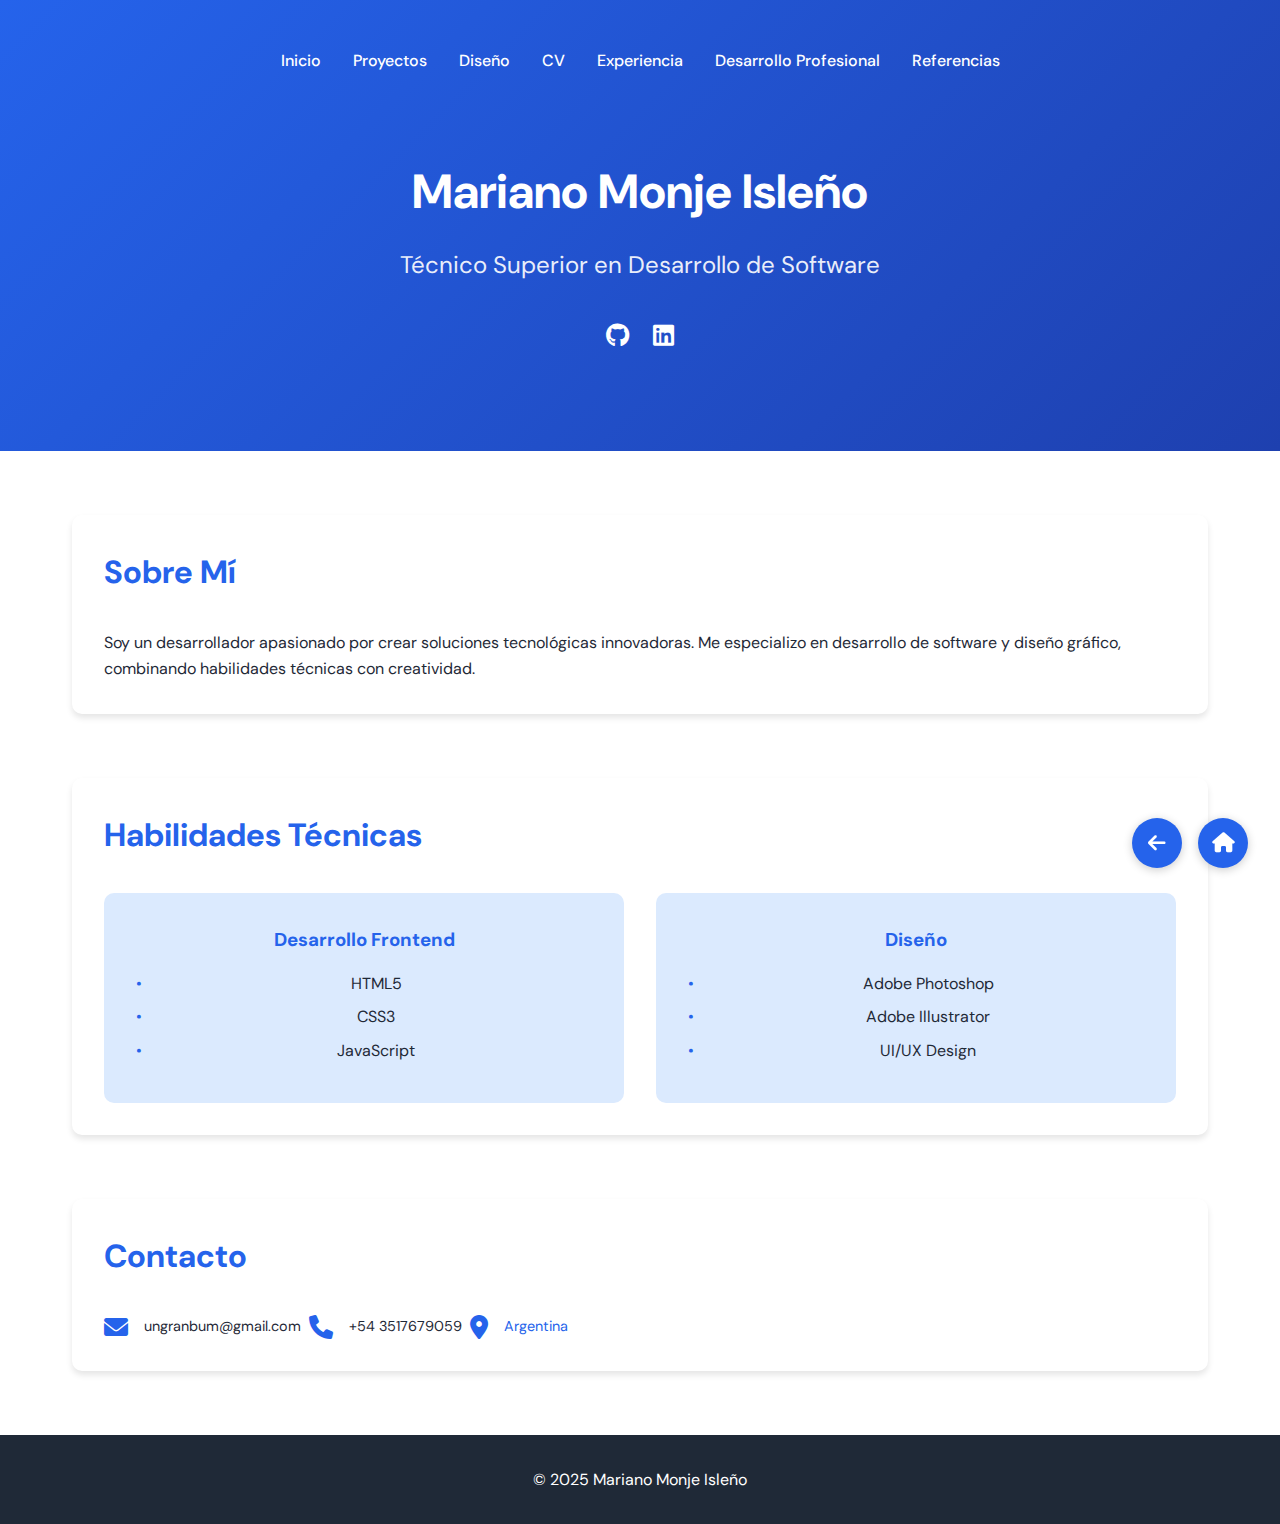
<file: index.html>
<!DOCTYPE html>
<html lang="es">

<head>
    <meta charset="UTF-8">
    <meta name="viewport" content="width=device-width, initial-scale=1.0">
    <meta name="description" content="Portafolio profesional de Mariano Monje Isleño - Desarrollador de Software">
    
    <link rel="preconnect" href="https://fonts.googleapis.com">
    <link rel="preconnect" href="https://fonts.gstatic.com" crossorigin>
    <link
     href="https://fonts.googleapis.com/css2?family=DM+Sans:wght@400;500;700&family=Inter:wght@300;500&display=swap"
        rel="stylesheet">
    <link rel="stylesheet" href="https://cdnjs.cloudflare.com/ajax/libs/font-awesome/6.0.0/css/all.min.css">
    <link rel="stylesheet" href="index.css">
    <title>Mariano Monje Isleño - Portafolio</title>
    <!DOCTYPE html>
    <html lang="es">
    <head>
        <meta charset="UTF-8">
        <meta name="viewport" content="width=device-width, initial-scale=1.0">
        <meta name="description" content="Portafolio profesional de Mariano Monje Isleño - Desarrollador de Software">
        
        <link rel="preconnect" href="https://fonts.googleapis.com">
        <link rel="preconnect" href="https://fonts.gstatic.com" crossorigin>
        <link href="https://fonts.googleapis.com/css2?family=DM+Sans:wght@400;500;700&family=Inter:wght@300;500&display=swap" rel="stylesheet">
        <link rel="stylesheet" href="https://cdnjs.cloudflare.com/ajax/libs/font-awesome/6.0.0/css/all.min.css">
        <link rel="stylesheet" href="index.css">
        <title>Mariano Monje Isleño - Portafolio</title>
    </head>
    
    <body>
        <header class="hero">
            <nav id="main-nav" class="container"> 
                <ul>
                    <li><a href="index.html">Inicio</a></li>
                    <li><a href="ProyectosProgramacion.html">Proyectos</a></li>
                    <li><a href="DiseñoGrafico.html">Diseño</a></li>
                    <li><a href="programador.html">CV</a></li>
                    <li><a href="ExperienciaLaboral.html">Experiencia</a></li>
                    <li><a href="CarrerasPlatzi.html">Desarrollo Profesional</a></li>
                    <li><a href="Referencias.html">Referencias</a></li>
                </ul>
            </nav>
    
            <div class="hero-content container">
                <h1>Mariano Monje Isleño</h1>
                <p class="subtitle">Técnico Superior en Desarrollo de Software</p>
                <div class="social-links">
                    <a href="https://github.com/MarianoMonjeTecnico2023" target="_blank"><i class="fab fa-github"></i></a>
                    <a href="https://www.linkedin.com/in/mariano-monje-92074a14b/" target="_blank"><i class="fab fa-linkedin"></i></a>
                </div>
            </div>
        </header>
    
        <main class="container">
            <section id="sobre-mi" class="section">
                <h2>Sobre Mí</h2>
                <p>Soy un desarrollador apasionado por crear soluciones tecnológicas innovadoras. Me especializo en desarrollo de software y diseño gráfico, combinando habilidades técnicas con creatividad.</p>
            </section>
    
            <section id="habilidades" class="section">
                <h2>Habilidades Técnicas</h2>
                <div class="skills-grid">
                    <div class="skill-category">
                        <h3>Desarrollo Frontend</h3>
                        <ul>
                            <li>HTML5</li>
                            <li>CSS3</li>
                            <li>JavaScript</li>
                        </ul>
                    </div>
                    <div class="skill-category">
                        <h3>Diseño</h3>
                        <ul>
                            <li>Adobe Photoshop</li>
                            <li>Adobe Illustrator</li>
                            <li>UI/UX Design</li>
                        </ul>
                    </div>
                </div>
            </section>
    
            <section id="contacto" class="section">
                <h2>Contacto</h2>
                <div class="contact-info">
                    <div class="contact-item">
                        <i class="fas fa-envelope"></i>
                        <a href="mailto:ungranbum@gmail.com">ungranbum@gmail.com</a>
                    </div>
                    <div class="contact-item">
                        <i class="fas fa-phone"></i>
                        <a href="tel:+543517679059">+54 3517679059</a>
                    </div>
                    <div class="contact-item">
                        <i class="fas fa-map-marker-alt"></i>
                        <span>Argentina</span>
                    </div>
                </div>
            </section>
        </main>
    
        <footer>
            <div class="container">
                <p>&copy; 2025 Mariano Monje Isleño</p>
            </div>
        </footer>

        <div class="nav-buttons">
            <a href="javascript:history.back()" class="nav-button" title="Página Anterior">
                <i class="fas fa-arrow-left"></i>
            </a>
            <a href="index.html" class="nav-button" title="Inicio">
                <i class="fas fa-home"></i>
            </a>
        </div>
    </body>
    </html>
</file>
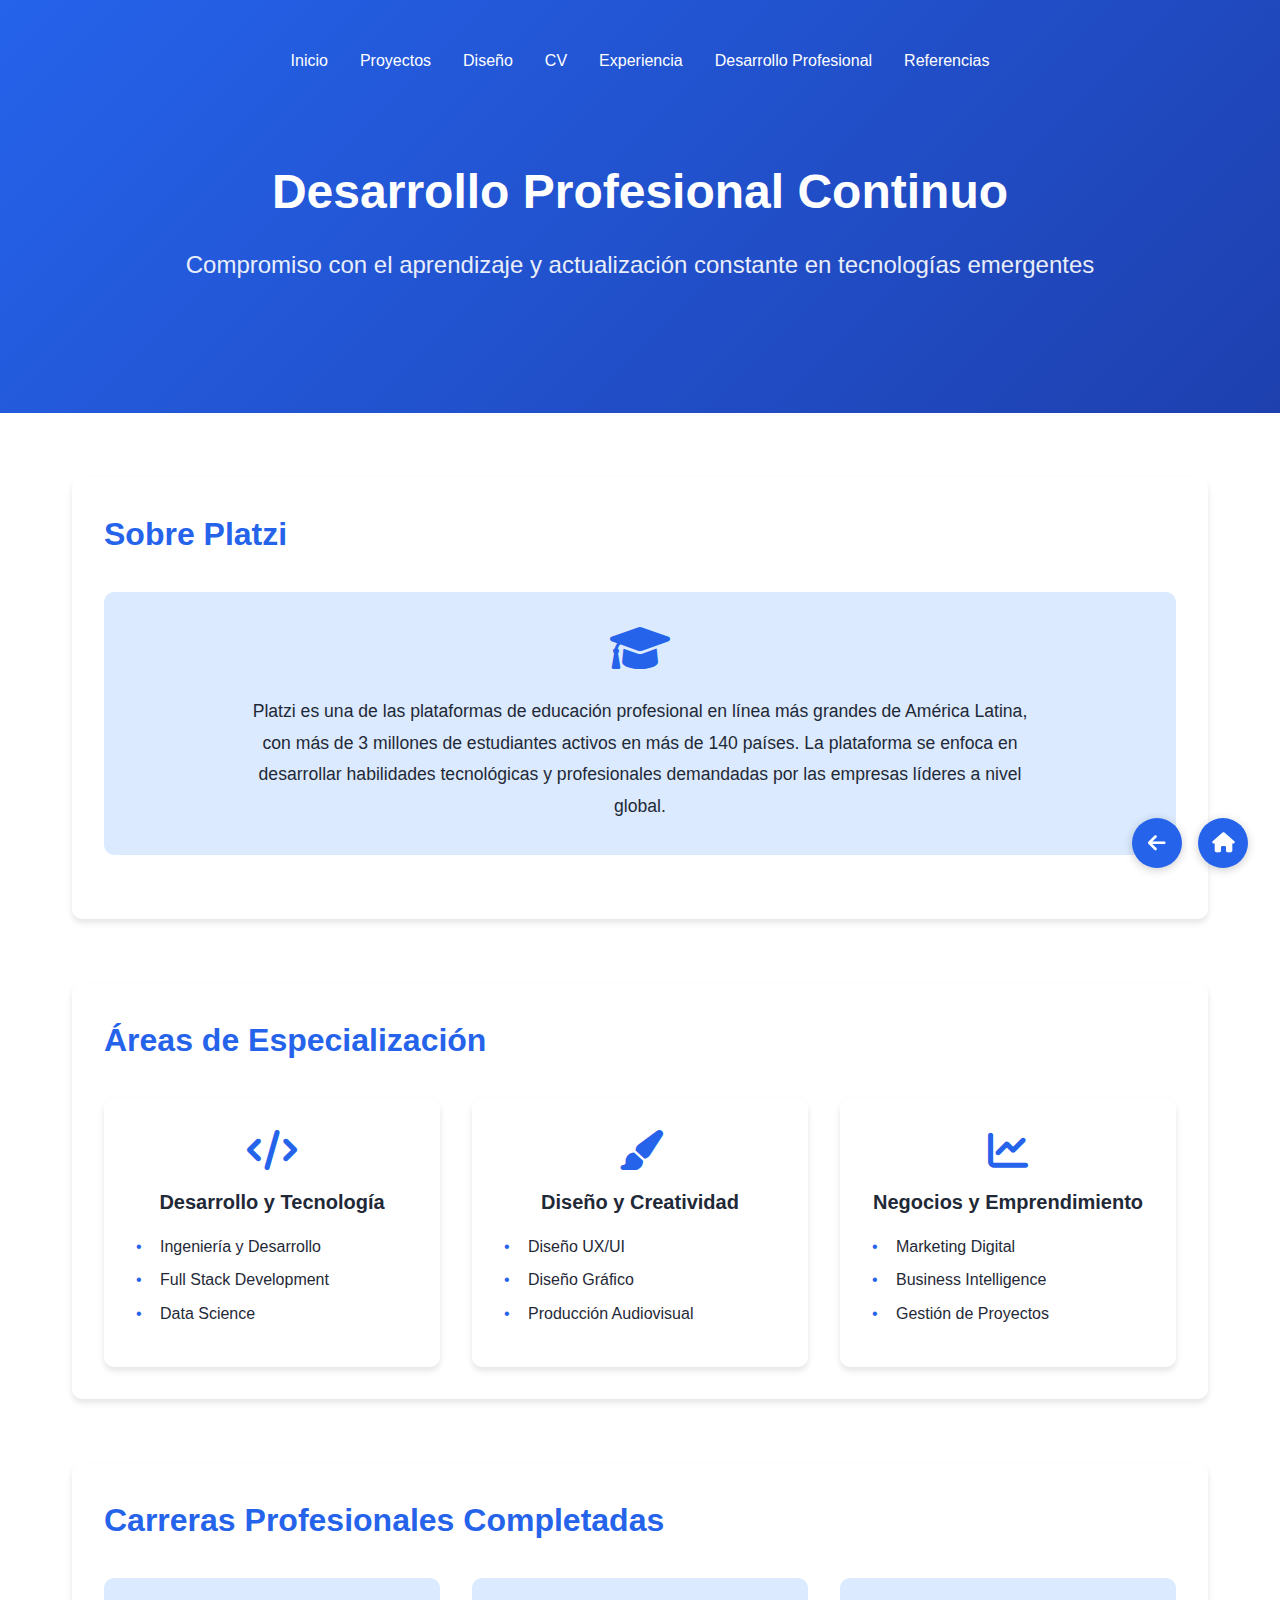
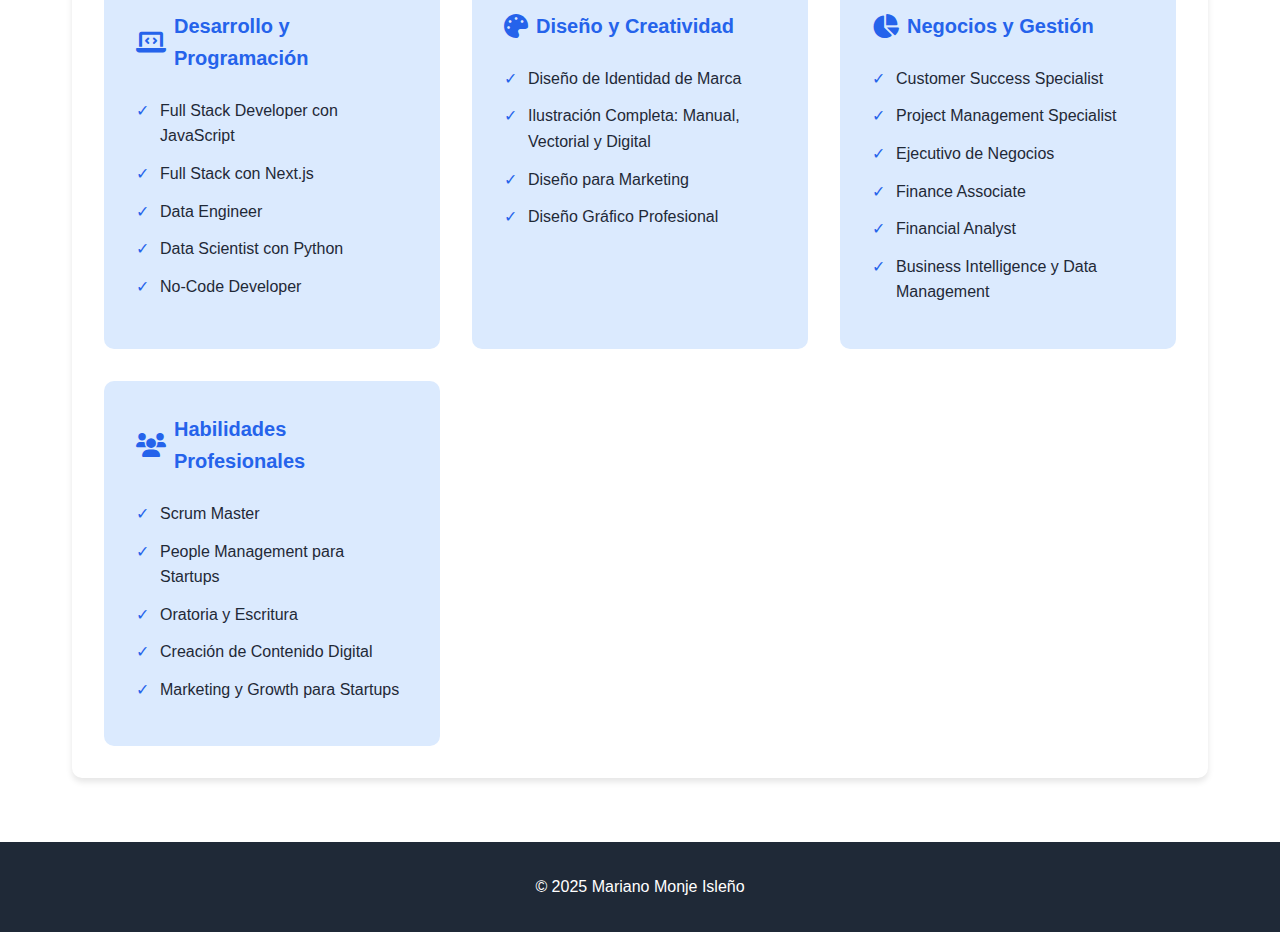
<file: CarrerasPlatzi.html>
<!DOCTYPE html>
<html lang="es">

<head>
    <meta charset="UTF-8">
    <meta name="viewport" content="width=device-width, initial-scale=1.0">
    <title>Desarrollo Profesional - Mariano Monje Isleño</title>
    <link rel="stylesheet" href="index.css">
    <link rel="stylesheet" href="https://cdnjs.cloudflare.com/ajax/libs/font-awesome/6.0.0/css/all.min.css">
</head>

<body>
    <header class="hero">
        <nav id="main-nav" class="container">
            <ul>
                <li><a href="index.html">Inicio</a></li>
                <li><a href="ProyectosProgramacion.html">Proyectos</a></li>
                <li><a href="DiseñoGrafico.html">Diseño</a></li>
                <li><a href="programador.html">CV</a></li>
                <li><a href="ExperienciaLaboral.html">Experiencia</a></li>
                <li><a href="CarrerasPlatzi.html">Desarrollo Profesional</a></li>
                <li><a href="Referencias.html">Referencias</a></li>
            </ul>
        </nav>

        <div class="hero-content container">
            <h1>Desarrollo Profesional Continuo</h1>
            <p class="subtitle">Compromiso con el aprendizaje y actualización constante en tecnologías emergentes</p>
        </div>
    </header>

    <main class="container">
        <section class="section">
            <h2>Sobre Platzi</h2>
            <div class="platzi-info">
                <div class="platzi-description">
                    <i class="fas fa-graduation-cap"></i>
                    <p>Platzi es una de las plataformas de educación profesional en línea más grandes de América Latina, con más de 3 millones de estudiantes activos en más de 140 países. La plataforma se enfoca en desarrollar habilidades tecnológicas y profesionales demandadas por las empresas líderes a nivel global.</p>
                </div>
            </div>
        </section>

        <section class="section">
            <h2>Áreas de Especialización</h2>
            <div class="areas-grid">
                <div class="area-card">
                    <i class="fas fa-code"></i>
                    <h3>Desarrollo y Tecnología</h3>
                    <ul>
                        <li>Ingeniería y Desarrollo</li>
                        <li>Full Stack Development</li>
                        <li>Data Science</li>
                    </ul>
                </div>
                
                <div class="area-card">
                    <i class="fas fa-paint-brush"></i>
                    <h3>Diseño y Creatividad</h3>
                    <ul>
                        <li>Diseño UX/UI</li>
                        <li>Diseño Gráfico</li>
                        <li>Producción Audiovisual</li>
                    </ul>
                </div>

                <div class="area-card">
                    <i class="fas fa-chart-line"></i>
                    <h3>Negocios y Emprendimiento</h3>
                    <ul>
                        <li>Marketing Digital</li>
                        <li>Business Intelligence</li>
                        <li>Gestión de Proyectos</li>
                    </ul>
                </div>
            </div>
        </section>

        <section class="section">
            <h2>Carreras Profesionales Completadas</h2>
            <div class="carreras-grid">
                <div class="carrera-category">
                    <h3><i class="fas fa-laptop-code"></i> Desarrollo y Programación</h3>
                    <ul>
                        <li>Full Stack Developer con JavaScript</li>
                        <li>Full Stack con Next.js</li>
                        <li>Data Engineer</li>
                        <li>Data Scientist con Python</li>
                        <li>No-Code Developer</li>
                    </ul>
                </div>

                <div class="carrera-category">
                    <h3><i class="fas fa-palette"></i> Diseño y Creatividad</h3>
                    <ul>
                        <li>Diseño de Identidad de Marca</li>
                        <li>Ilustración Completa: Manual, Vectorial y Digital</li>
                        <li>Diseño para Marketing</li>
                        <li>Diseño Gráfico Profesional</li>
                    </ul>
                </div>

                <div class="carrera-category">
                    <h3><i class="fas fa-chart-pie"></i> Negocios y Gestión</h3>
                    <ul>
                        <li>Customer Success Specialist</li>
                        <li>Project Management Specialist</li>
                        <li>Ejecutivo de Negocios</li>
                        <li>Finance Associate</li>
                        <li>Financial Analyst</li>
                        <li>Business Intelligence y Data Management</li>
                    </ul>
                </div>

                <div class="carrera-category">
                    <h3><i class="fas fa-users"></i> Habilidades Profesionales</h3>
                    <ul>
                        <li>Scrum Master</li>
                        <li>People Management para Startups</li>
                        <li>Oratoria y Escritura</li>
                        <li>Creación de Contenido Digital</li>
                        <li>Marketing y Growth para Startups</li>
                    </ul>
                </div>
            </div>
        </section>
    </main>

    <footer class="footer">
        <div class="container">
            <p>&copy; 2025 Mariano Monje Isleño</p>
        </div>
    </footer>

    <div class="nav-buttons">
        <a href="javascript:history.back()" class="nav-button" title="Página Anterior">
            <i class="fas fa-arrow-left"></i>
        </a>
        <a href="index.html" class="nav-button" title="Inicio">
            <i class="fas fa-home"></i>
        </a>
    </div>
</body>
</html>
</file>
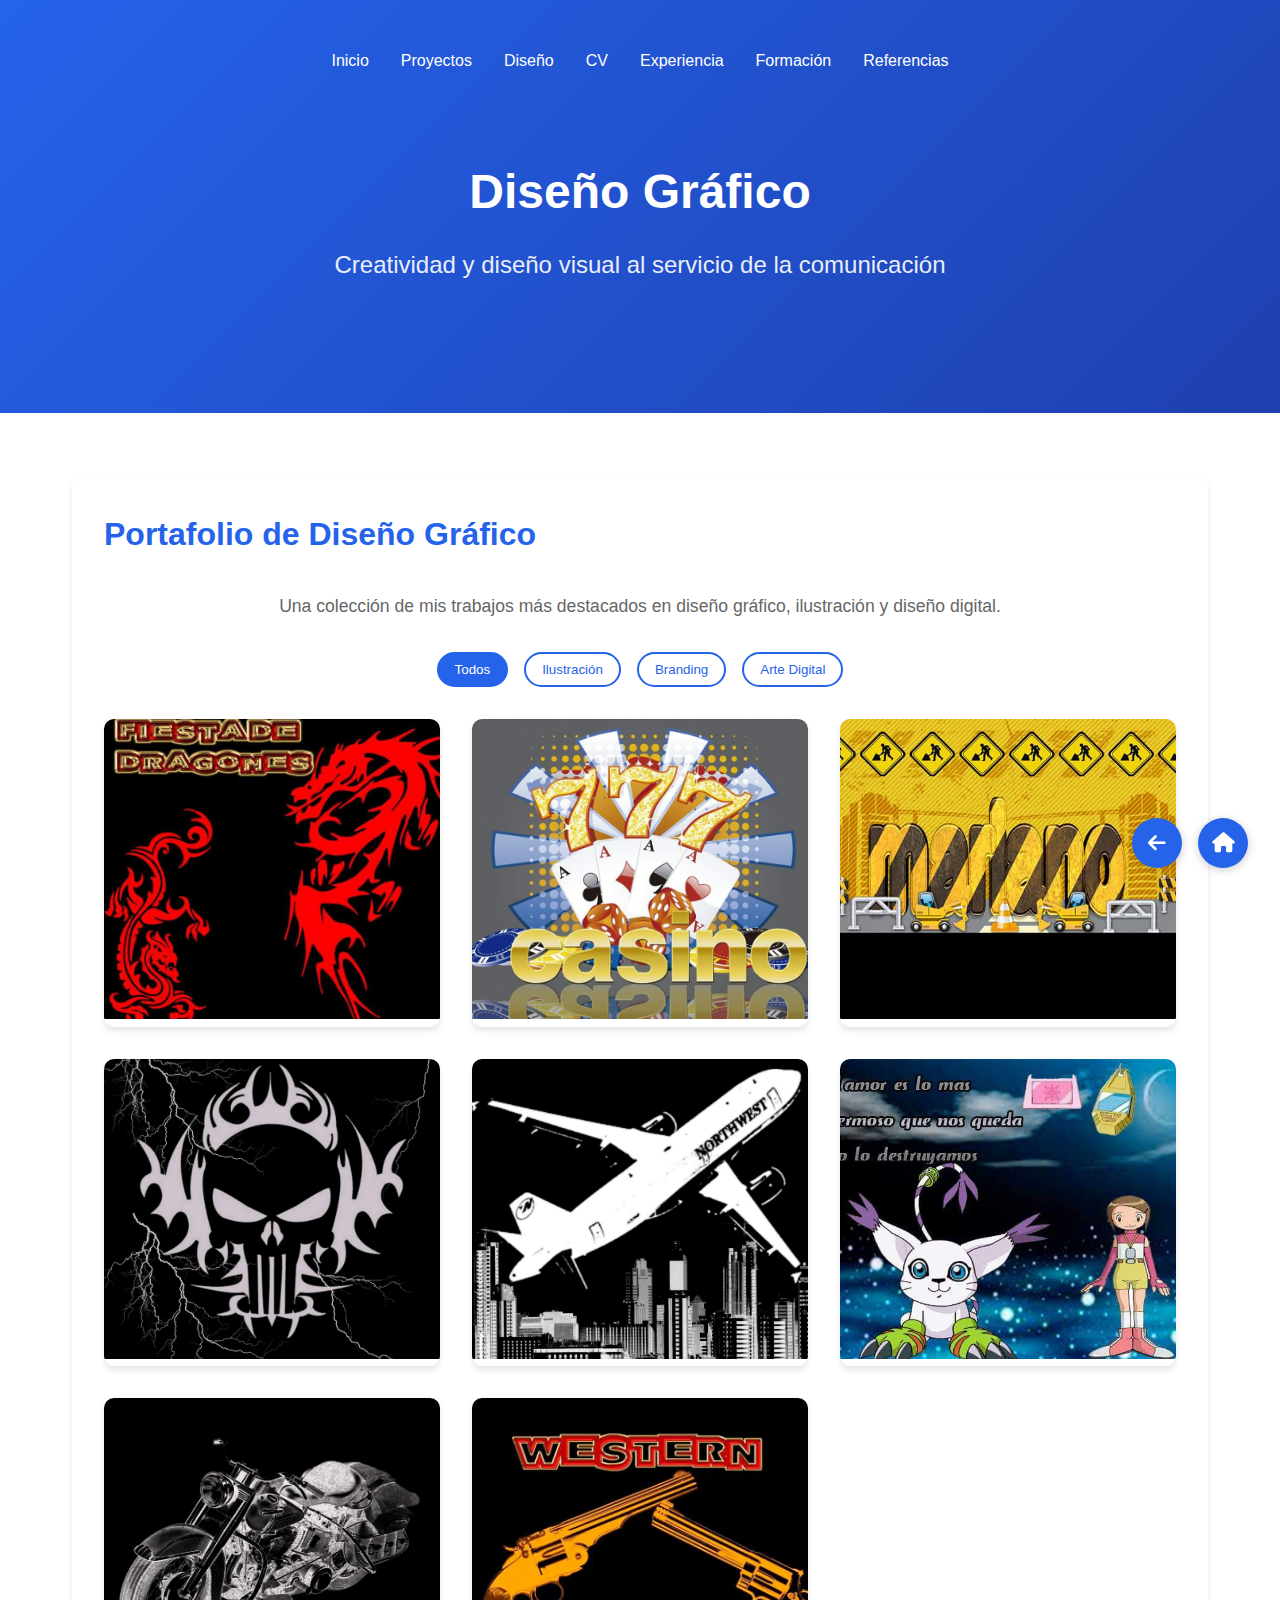
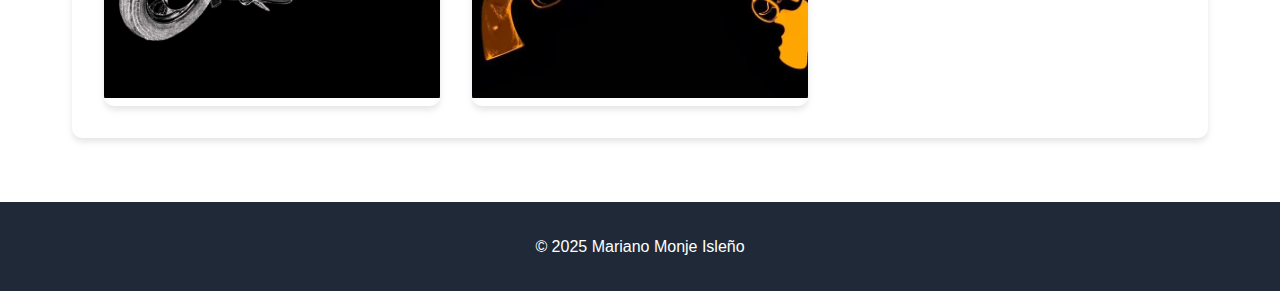
<file: DiseñoGrafico.html>
<!DOCTYPE html>
<html lang="es">
<head>
    <meta charset="UTF-8">
    <meta name="viewport" content="width=device-width, initial-scale=1.0">
    <title>Diseño Gráfico - Mariano Monje Isleño</title>
    <link rel="stylesheet" href="index.css">
    <link rel="stylesheet" href="https://cdnjs.cloudflare.com/ajax/libs/font-awesome/6.0.0/css/all.min.css">
</head>
<body>
    <header class="hero">
        <nav id="main-nav" class="container">
            <ul>
                <li><a href="index.html">Inicio</a></li>
                <li><a href="ProyectosProgramacion.html">Proyectos</a></li>
                <li><a href="DiseñoGrafico.html">Diseño</a></li>
                <li><a href="programador.html">CV</a></li>
                <li><a href="ExperienciaLaboral.html">Experiencia</a></li>
                <li><a href="CarrerasPlatzi.html">Formación</a></li>
                <li><a href="Referencias.html">Referencias</a></li>
            </ul>
        </nav>

        <div class="hero-content container">
            <h1>Diseño Gráfico</h1>
            <p class="subtitle">Creatividad y diseño visual al servicio de la comunicación</p>
        </div>
    </header>

    <main class="container">
        <section class="section">
            <h2>Portafolio de Diseño Gráfico</h2>
            <p class="section-description">Una colección de mis trabajos más destacados en diseño gráfico, ilustración y diseño digital.</p>

            <div class="design-filters">
                <button class="filter-btn active" data-filter="todos">Todos</button>
                <button class="filter-btn" data-filter="ilustracion">Ilustración</button>
                <button class="filter-btn" data-filter="branding">Branding</button>
                <button class="filter-btn" data-filter="digital">Arte Digital</button>
            </div>

            <div class="design-grid">
                <article class="design-card" data-category="ilustracion">
                    <div class="design-image">
                        <img src="Dragones.jpg" alt="Ilustración de Dragones">
                        <div class="design-overlay">
                            <h3>Dragones Míticos</h3>
                            <p>Ilustración digital inspirada en la mitología</p>
                        </div>
                    </div>
                </article>

                <article class="design-card" data-category="branding">
                    <div class="design-image">
                        <img src="cartelCasino.jpg" alt="Diseño de Cartel Casino">
                        <div class="design-overlay">
                            <h3>Cartel Casino</h3>
                            <p>Diseño publicitario para casino</p>
                        </div>
                    </div>
                </article>

                <article class="design-card" data-category="digital">
                    <div class="design-image">
                        <img src="efecto.jpg" alt="Arte Digital">
                        <div class="design-overlay">
                            <h3>Efectos Digitales</h3>
                            <p>Experimentación con efectos visuales</p>
                        </div>
                    </div>
                </article>

                <article class="design-card" data-category="ilustracion">
                    <div class="design-image">
                        <img src="Calavera.jpg" alt="Ilustración Calavera">
                        <div class="design-overlay">
                            <h3>Calavera Artística</h3>
                            <p>Ilustración estilo gótico</p>
                        </div>
                    </div>
                </article>

                <article class="design-card" data-category="digital">
                    <div class="design-image">
                        <img src="Avion.jpg" alt="Diseño de Avión">
                        <div class="design-overlay">
                            <h3>Avión Conceptual</h3>
                            <p>Diseño digital de transporte</p>
                        </div>
                    </div>
                </article>

                <article class="design-card" data-category="branding">
                    <div class="design-image">
                        <img src="Collage.jpg" alt="Collage Digital">
                        <div class="design-overlay">
                            <h3>Collage Corporativo</h3>
                            <p>Diseño para marca comercial</p>
                        </div>
                    </div>
                </article>

                <article class="design-card" data-category="digital">
                    <div class="design-image">
                        <img src="moto.jpg" alt="Diseño de Moto">
                        <div class="design-overlay">
                            <h3>Diseño de Motocicleta</h3>
                            <p>Diseño digital personalizado de motocicleta</p>
                        </div>
                    </div>
                </article>

                <article class="design-card" data-category="ilustracion">
                    <div class="design-image">
                        <img src="western.jpeg" alt="Diseño Western">
                        <div class="design-overlay">
                            <h3>Estilo Western</h3>
                            <p>Ilustración inspirada en el viejo oeste americano</p>
                        </div>
                    </div>
                </article>
            </div>
        </section>
    </main>

    <footer>
        <div class="container">
            <p>&copy; 2025 Mariano Monje Isleño</p>
        </div>
    </footer>

    <div class="nav-buttons">
        <a href="javascript:history.back()" class="nav-button" title="Página Anterior">
            <i class="fas fa-arrow-left"></i>
        </a>
        <a href="index.html" class="nav-button" title="Inicio">
            <i class="fas fa-home"></i>
        </a>
    </div>

    <script>
        // Filtrado de diseños
        const filterButtons = document.querySelectorAll('.filter-btn');
        const designCards = document.querySelectorAll('.design-card');

        filterButtons.forEach(button => {
            button.addEventListener('click', () => {
                const filter = button.dataset.filter;
                
                filterButtons.forEach(btn => btn.classList.remove('active'));
                button.classList.add('active');

                designCards.forEach(card => {
                    if (filter === 'todos' || card.dataset.category === filter) {
                        card.style.display = 'block';
                    } else {
                        card.style.display = 'none';
                    }
                });
            });
        });
    </script>
</body>
</html>
</file>
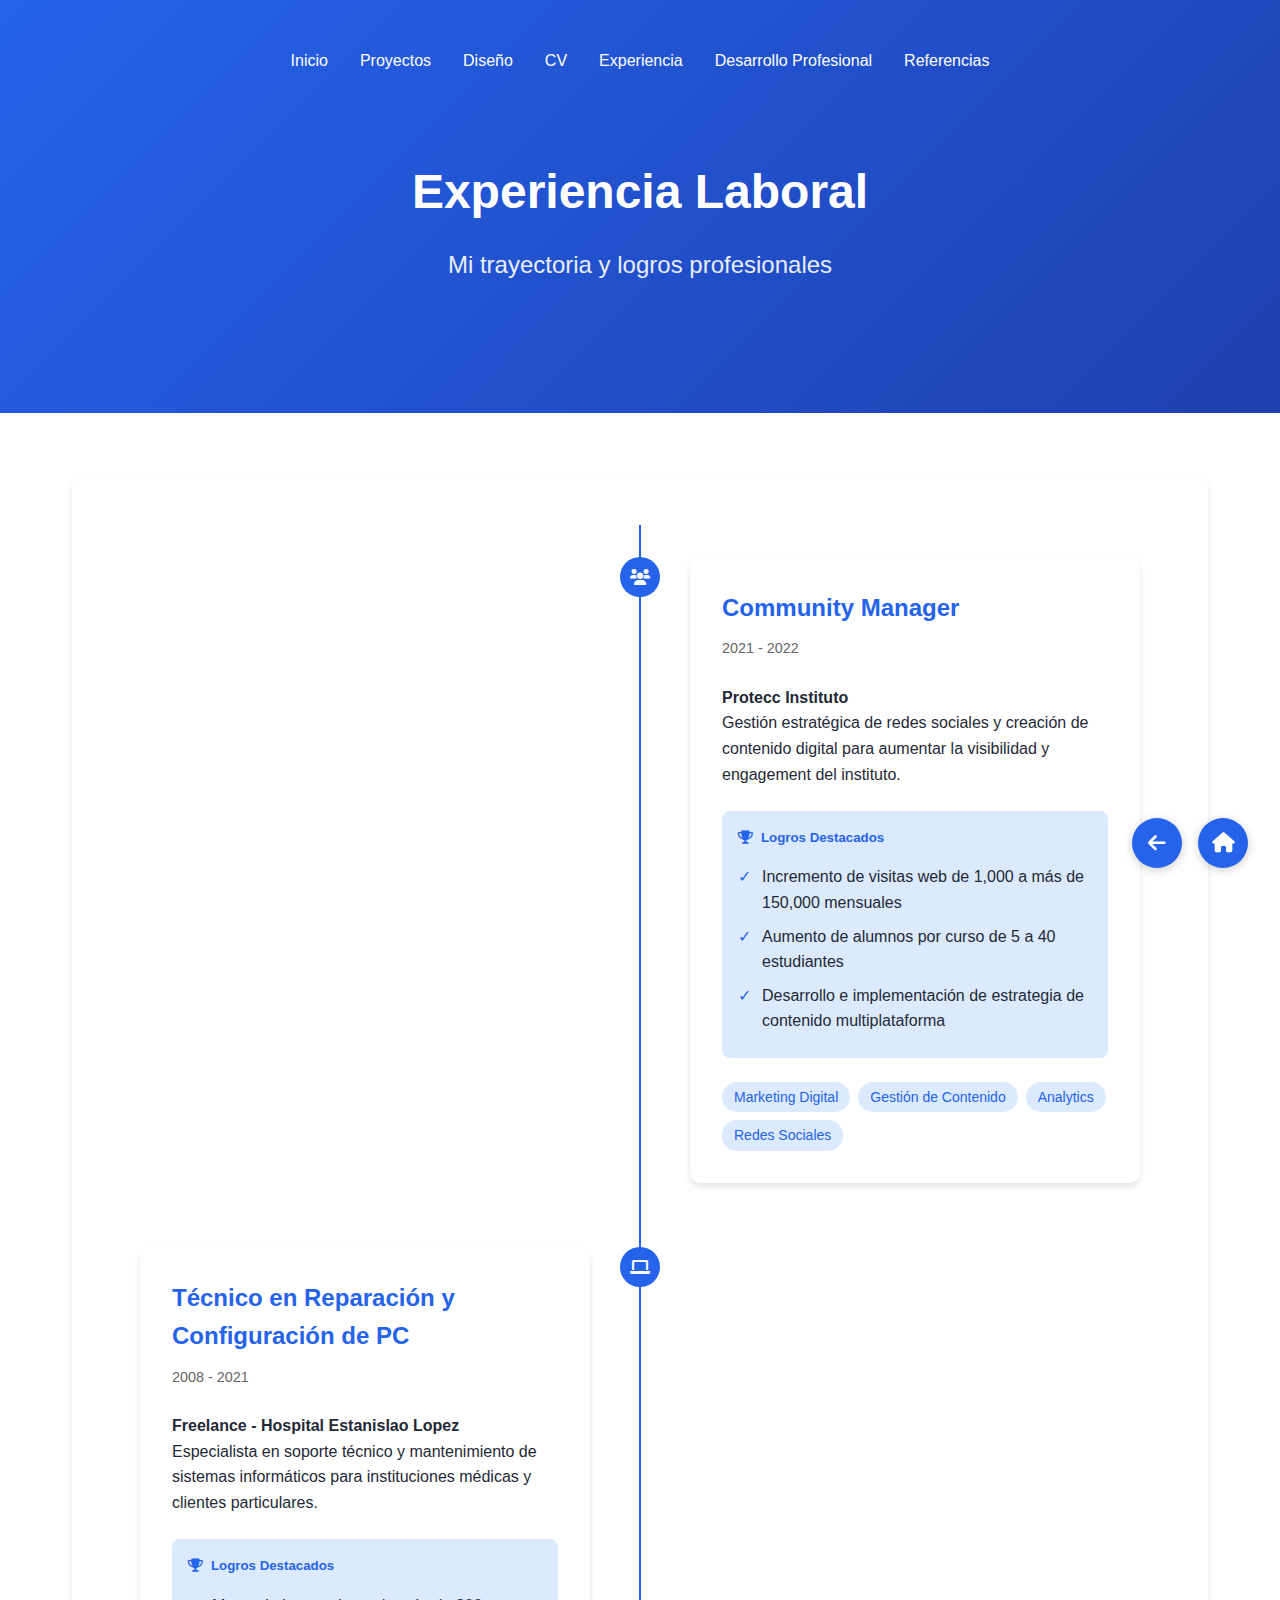
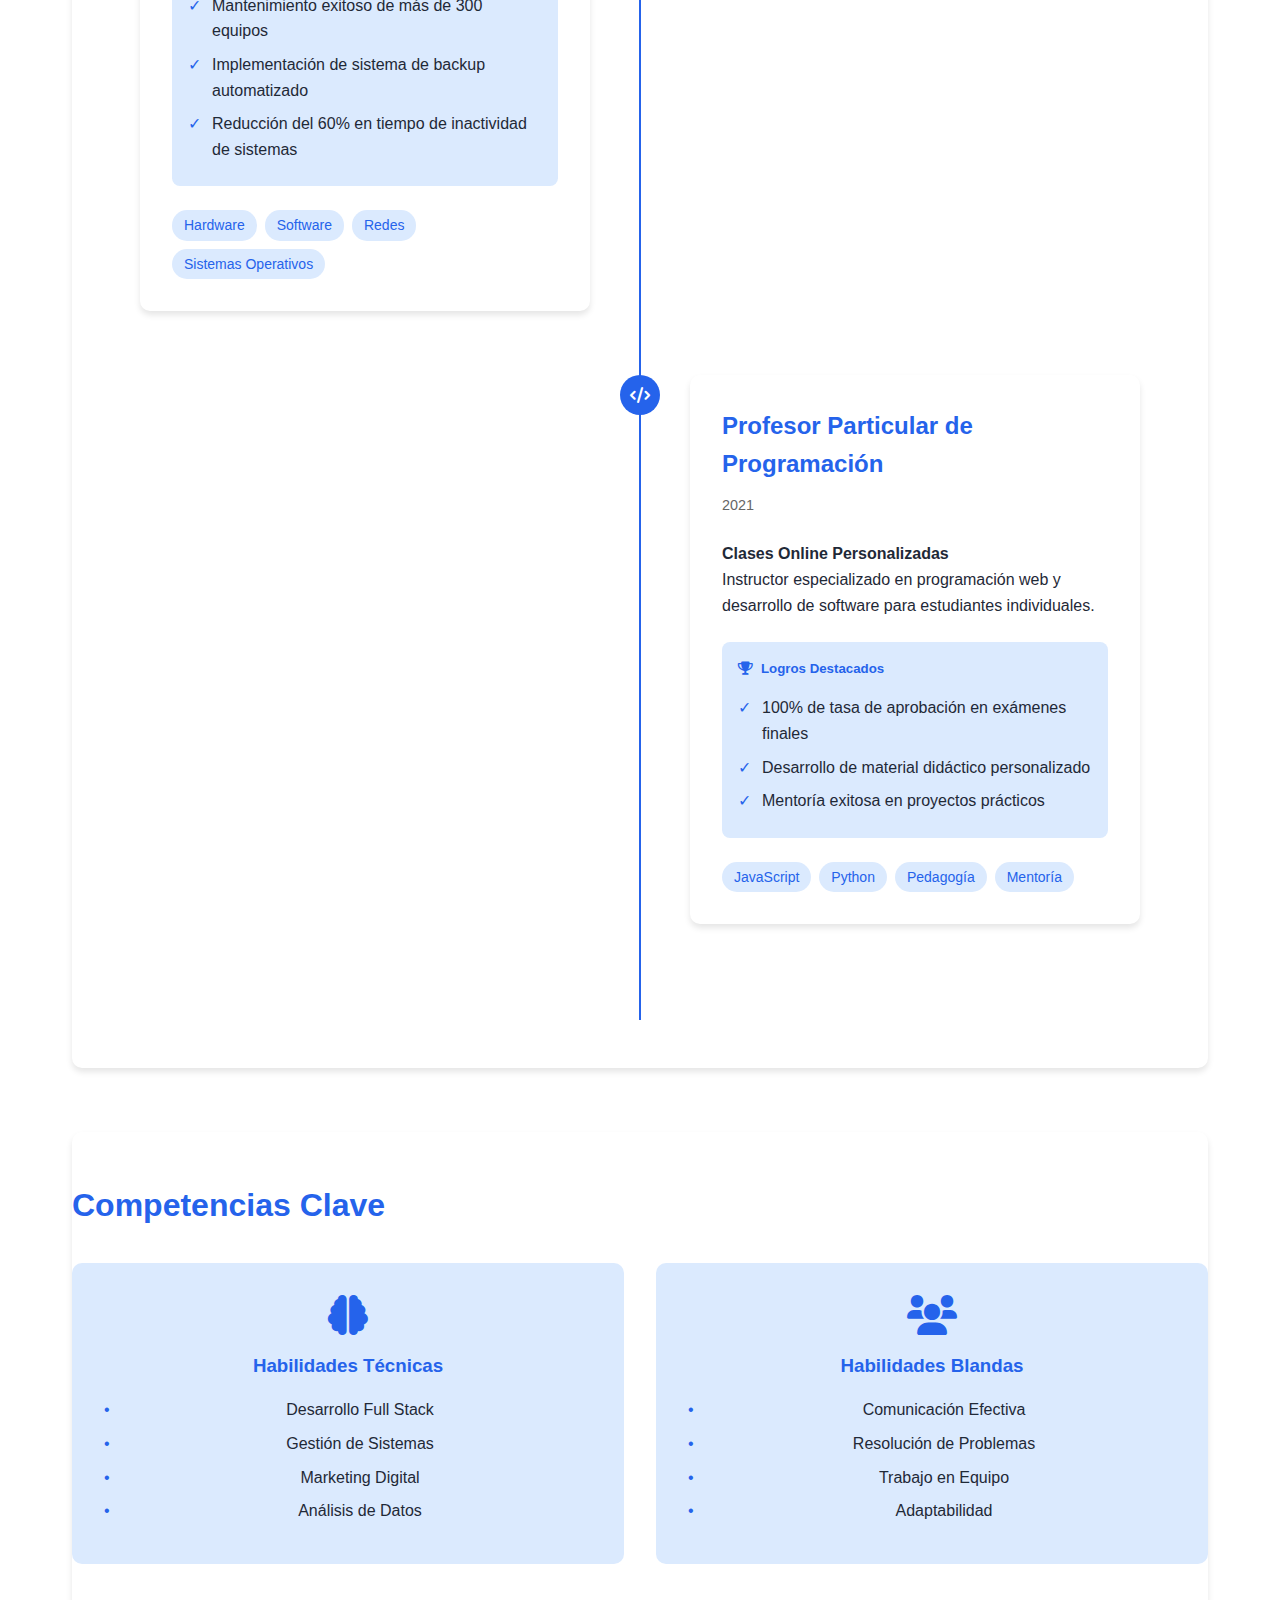
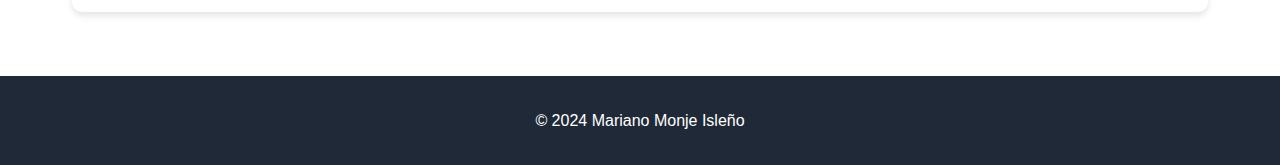
<file: ExperienciaLaboral.html>
<!DOCTYPE html>
<html lang="es">
<head>
    <meta charset="UTF-8">
    <meta name="viewport" content="width=device-width, initial-scale=1.0">
    <title>Experiencia Laboral - Mariano Monje Isleño</title>
    <link rel="stylesheet" href="index.css">
    <link rel="stylesheet" href="https://cdnjs.cloudflare.com/ajax/libs/font-awesome/6.0.0/css/all.min.css">
</head>
<body>
    <header class="hero">
        <nav id="main-nav" class="container">
            <ul>
                <li><a href="index.html">Inicio</a></li>
                <li><a href="ProyectosProgramacion.html">Proyectos</a></li>
                <li><a href="DiseñoGrafico.html">Diseño</a></li>
                <li><a href="programador.html">CV</a></li>
                <li><a href="ExperienciaLaboral.html">Experiencia</a></li>
                <li><a href="CarrerasPlatzi.html">Desarrollo Profesional</a></li>
                <li><a href="Referencias.html">Referencias</a></li>
            </ul>
        </nav>

        <div class="hero-content container">
            <h1>Experiencia Laboral</h1>
            <p class="subtitle">Mi trayectoria y logros profesionales</p>
        </div>
    </header>

    <main class="container">
        <section class="section timeline-section">
            <div class="timeline">
                <!-- Community Manager -->
                <div class="timeline-item">
                    <div class="timeline-dot">
                        <i class="fas fa-users"></i>
                    </div>
                    <div class="timeline-content">
                        <div class="timeline-header">
                            <h3>Community Manager</h3>
                            <span class="timeline-date">2021 - 2022</span>
                        </div>
                        <h4>Protecc Instituto</h4>
                        <div class="timeline-description">
                            <p>Gestión estratégica de redes sociales y creación de contenido digital para aumentar la visibilidad y engagement del instituto.</p>
                            <div class="achievements">
                                <h5><i class="fas fa-trophy"></i> Logros Destacados</h5>
                                <ul>
                                    <li>Incremento de visitas web de 1,000 a más de 150,000 mensuales</li>
                                    <li>Aumento de alumnos por curso de 5 a 40 estudiantes</li>
                                    <li>Desarrollo e implementación de estrategia de contenido multiplataforma</li>
                                </ul>
                            </div>
                            <div class="skills-used">
                                <span class="skill-tag">Marketing Digital</span>
                                <span class="skill-tag">Gestión de Contenido</span>
                                <span class="skill-tag">Analytics</span>
                                <span class="skill-tag">Redes Sociales</span>
                            </div>
                        </div>
                    </div>
                </div>

                <!-- Técnico en Reparación -->
                <div class="timeline-item">
                    <div class="timeline-dot">
                        <i class="fas fa-laptop"></i>
                    </div>
                    <div class="timeline-content">
                        <div class="timeline-header">
                            <h3>Técnico en Reparación y Configuración de PC</h3>
                            <span class="timeline-date">2008 - 2021</span>
                        </div>
                        <h4>Freelance - Hospital Estanislao Lopez</h4>
                        <div class="timeline-description">
                            <p>Especialista en soporte técnico y mantenimiento de sistemas informáticos para instituciones médicas y clientes particulares.</p>
                            <div class="achievements">
                                <h5><i class="fas fa-trophy"></i> Logros Destacados</h5>
                                <ul>
                                    <li>Mantenimiento exitoso de más de 300 equipos</li>
                                    <li>Implementación de sistema de backup automatizado</li>
                                    <li>Reducción del 60% en tiempo de inactividad de sistemas</li>
                                </ul>
                            </div>
                            <div class="skills-used">
                                <span class="skill-tag">Hardware</span>
                                <span class="skill-tag">Software</span>
                                <span class="skill-tag">Redes</span>
                                <span class="skill-tag">Sistemas Operativos</span>
                            </div>
                        </div>
                    </div>
                </div>

                <!-- Profesor de Programación -->
                <div class="timeline-item">
                    <div class="timeline-dot">
                        <i class="fas fa-code"></i>
                    </div>
                    <div class="timeline-content">
                        <div class="timeline-header">
                            <h3>Profesor Particular de Programación</h3>
                            <span class="timeline-date">2021</span>
                        </div>
                        <h4>Clases Online Personalizadas</h4>
                        <div class="timeline-description">
                            <p>Instructor especializado en programación web y desarrollo de software para estudiantes individuales.</p>
                            <div class="achievements">
                                <h5><i class="fas fa-trophy"></i> Logros Destacados</h5>
                                <ul>
                                    <li>100% de tasa de aprobación en exámenes finales</li>
                                    <li>Desarrollo de material didáctico personalizado</li>
                                    <li>Mentoría exitosa en proyectos prácticos</li>
                                </ul>
                            </div>
                            <div class="skills-used">
                                <span class="skill-tag">JavaScript</span>
                                <span class="skill-tag">Python</span>
                                <span class="skill-tag">Pedagogía</span>
                                <span class="skill-tag">Mentoría</span>
                            </div>
                        </div>
                    </div>
                </div>
            </div>
        </section>

        <section class="section skills-overview">
            <h2>Competencias Clave</h2>
            <div class="skills-grid">
                <div class="skill-category">
                    <i class="fas fa-brain"></i>
                    <h3>Habilidades Técnicas</h3>
                    <ul>
                        <li>Desarrollo Full Stack</li>
                        <li>Gestión de Sistemas</li>
                        <li>Marketing Digital</li>
                        <li>Análisis de Datos</li>
                    </ul>
                </div>
                <div class="skill-category">
                    <i class="fas fa-users"></i>
                    <h3>Habilidades Blandas</h3>
                    <ul>
                        <li>Comunicación Efectiva</li>
                        <li>Resolución de Problemas</li>
                        <li>Trabajo en Equipo</li>
                        <li>Adaptabilidad</li>
                    </ul>
                </div>
            </div>
        </section>
    </main>

    <footer class="footer">
        <div class="container">
            <p>&copy; 2024 Mariano Monje Isleño</p>
        </div>
    </footer>

    <div class="nav-buttons">
        <a href="javascript:history.back()" class="nav-button" title="Página Anterior">
            <i class="fas fa-arrow-left"></i>
        </a>
        <a href="index.html" class="nav-button" title="Inicio">
            <i class="fas fa-home"></i>
        </a>
    </div>
</body>
</html>
</file>
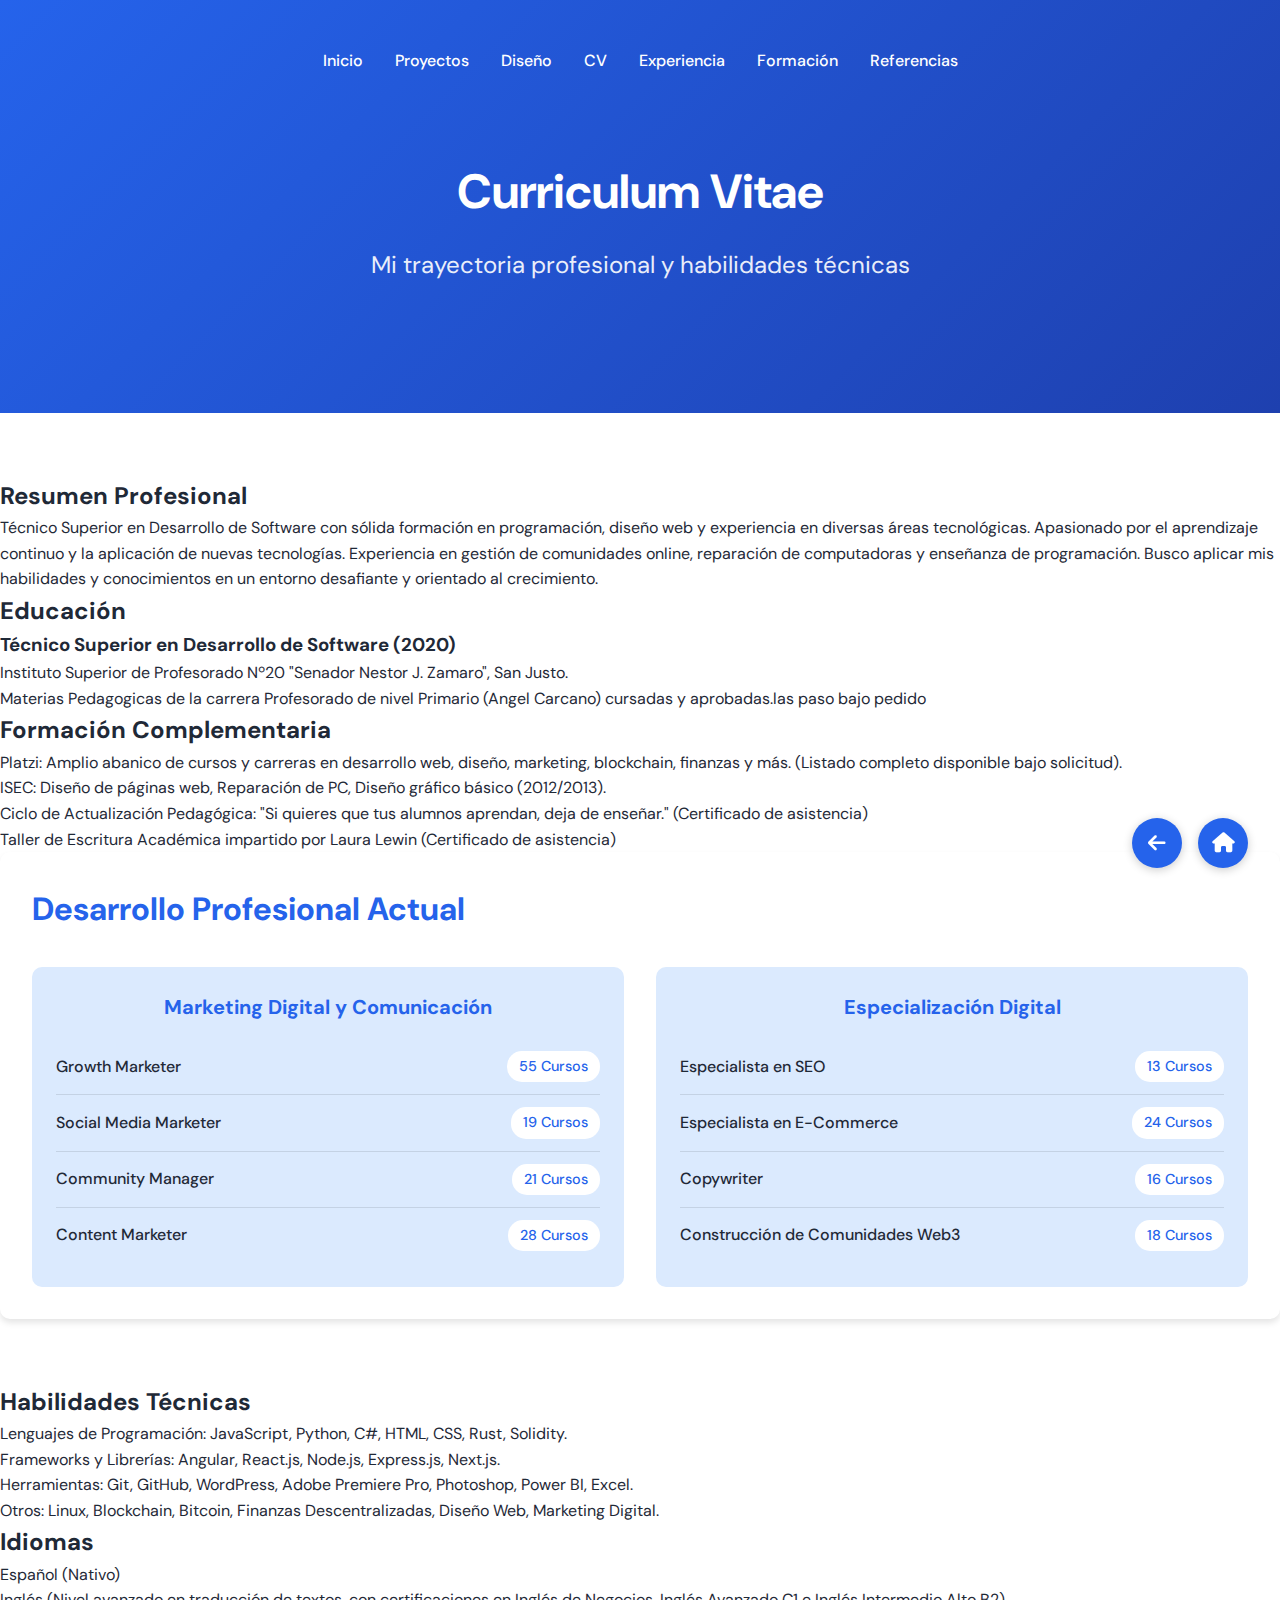
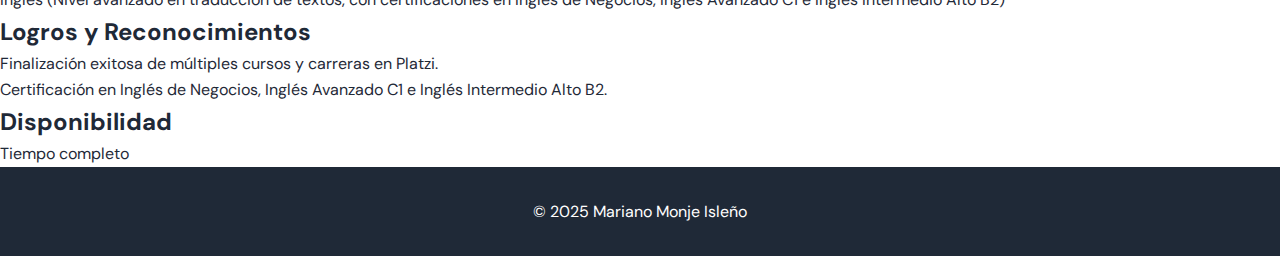
<file: programador.html>
<!DOCTYPE html>
<html lang="es">
<head>
    <meta charset="UTF-8">
    <meta name="viewport" content="width=device-width, initial-scale=1.0">
    <title>Curriculum - Mariano Monje Isleño</title>
    <link rel="stylesheet" href="index.css">
    <link rel="stylesheet" href="https://cdnjs.cloudflare.com/ajax/libs/font-awesome/6.0.0/css/all.min.css">
    <link rel="preconnect" href="https://fonts.googleapis.com">
    <link rel="preconnect" href="https://fonts.gstatic.com" crossorigin>
    <link
     href="https://fonts.googleapis.com/css2?family=DM+Sans:wght@400;500;700&family=Inter:wght@300;500&display=swap"
        rel="stylesheet">
</head>
<body>
    <header class="hero">
        <nav id="main-nav" class="container">
            <ul>
                <li><a href="index.html">Inicio</a></li>
                <li><a href="ProyectosProgramacion.html">Proyectos</a></li>
                <li><a href="DiseñoGrafico.html">Diseño</a></li>
                <li><a href="programador.html">CV</a></li>
                <li><a href="ExperienciaLaboral.html">Experiencia</a></li>
                <li><a href="CarrerasPlatzi.html">Formación</a></li>
                <li><a href="Referencias.html">Referencias</a></li>
            </ul>
        </nav>

        <div class="hero-content container">
            <h1>Curriculum Vitae</h1>
            <p class="subtitle">Mi trayectoria profesional y habilidades técnicas</p>
        </div>
    </header>
    <h2>Resumen Profesional</h2>
    <p id="carta">
        Técnico Superior en Desarrollo de Software con sólida formación en programación, diseño web y experiencia en
        diversas áreas tecnológicas. Apasionado por el aprendizaje continuo y la aplicación de nuevas tecnologías.
        Experiencia en gestión de comunidades online, reparación de computadoras y enseñanza de programación. Busco
        aplicar mis habilidades y conocimientos en un entorno desafiante y orientado al crecimiento.
    </p>
</section>

<section id="educacion">
    <h2>Educación</h2>
    <div class="educacion-item">
        <h3>Técnico Superior en Desarrollo de Software (2020)</h3>
        <p>Instituto Superior de Profesorado Nº20 "Senador Nestor J. Zamaro", San Justo.</p>
        <p>Materias Pedagogicas de la carrera Profesorado de nivel Primario (Angel Carcano) cursadas y aprobadas.las
            paso bajo pedido</p>

    </div>
</section>

<section id="formacion">
    <h2>Formación Complementaria</h2>
    <ul>
        <li>Platzi: Amplio abanico de cursos y carreras en desarrollo web, diseño, marketing, blockchain, finanzas y
            más. (Listado completo disponible bajo solicitud).</li>
        <li>ISEC: Diseño de páginas web, Reparación de PC, Diseño gráfico básico (2012/2013).</li>
        <li>Ciclo de Actualización Pedagógica: "Si quieres que tus alumnos aprendan, deja de enseñar." (Certificado
            de asistencia)</li>
        <li>Taller de Escritura Académica impartido por Laura Lewin (Certificado de asistencia)</li>
    </ul>
</section>

<section id="desarrollo-actual" class="section">
    <h2>Desarrollo Profesional Actual</h2>
    <div class="formacion-grid">
        <div class="formacion-item">
            <h3>Marketing Digital y Comunicación</h3>
            <ul class="curso-list">
                <li>
                    <span class="curso-titulo">Growth Marketer</span>
                    <span class="curso-detalle">55 Cursos</span>
                </li>
                <li>
                    <span class="curso-titulo">Social Media Marketer</span>
                    <span class="curso-detalle">19 Cursos</span>
                </li>
                <li>
                    <span class="curso-titulo">Community Manager</span>
                    <span class="curso-detalle">21 Cursos</span>
                </li>
                <li>
                    <span class="curso-titulo">Content Marketer</span>
                    <span class="curso-detalle">28 Cursos</span>
                </li>
            </ul>
        </div>
        
        <div class="formacion-item">
            <h3>Especialización Digital</h3>
            <ul class="curso-list">
                <li>
                    <span class="curso-titulo">Especialista en SEO</span>
                    <span class="curso-detalle">13 Cursos</span>
                </li>
                <li>
                    <span class="curso-titulo">Especialista en E-Commerce</span>
                    <span class="curso-detalle">24 Cursos</span>
                </li>
                <li>
                    <span class="curso-titulo">Copywriter</span>
                    <span class="curso-detalle">16 Cursos</span>
                </li>
                <li>
                    <span class="curso-titulo">Construcción de Comunidades Web3</span>
                    <span class="curso-detalle">18 Cursos</span>
                </li>
            </ul>
        </div>
    </div>
</section>

<section id="habilidades">
    <h2>Habilidades Técnicas</h2>
    <ul>
        <li>Lenguajes de Programación: JavaScript, Python, C#, HTML, CSS, Rust, Solidity.</li>
        <li>Frameworks y Librerías: Angular, React.js, Node.js, Express.js, Next.js.</li>
        <li>Herramientas: Git, GitHub, WordPress, Adobe Premiere Pro, Photoshop, Power BI, Excel.</li>
        <li>Otros: Linux, Blockchain, Bitcoin, Finanzas Descentralizadas, Diseño Web, Marketing Digital.</li>
    </ul>
</section>

<section id="idiomas">
    <h2>Idiomas</h2>
    <ul>
        <li>Español (Nativo)</li>
        <li>Inglés (Nivel avanzado en traducción de textos, con certificaciones en Inglés de Negocios, Inglés
            Avanzado C1 e Inglés Intermedio Alto B2)</li>
    </ul>
</section>

<section id="logros">
    <h2>Logros y Reconocimientos</h2>
    <ul>
        <li>Finalización exitosa de múltiples cursos y carreras en Platzi.</li>
        <li>Certificación en Inglés de Negocios, Inglés Avanzado C1 e Inglés Intermedio Alto B2.</li>
    </ul>
</section>



<section id="disponibilidad">
    <h2>Disponibilidad</h2>
    <p>Tiempo completo</p>
</section>


    <footer>
        <div class="container">
            <p>&copy; 2025 Mariano Monje Isleño</p>
        </div>
    </footer>

    <div class="nav-buttons">
        <a href="javascript:history.back()" class="nav-button" title="Página Anterior">
            <i class="fas fa-arrow-left"></i>
        </a>
        <a href="index.html" class="nav-button" title="Inicio">
            <i class="fas fa-home"></i>
        </a>
    </div>
</body>
</html>
</file>
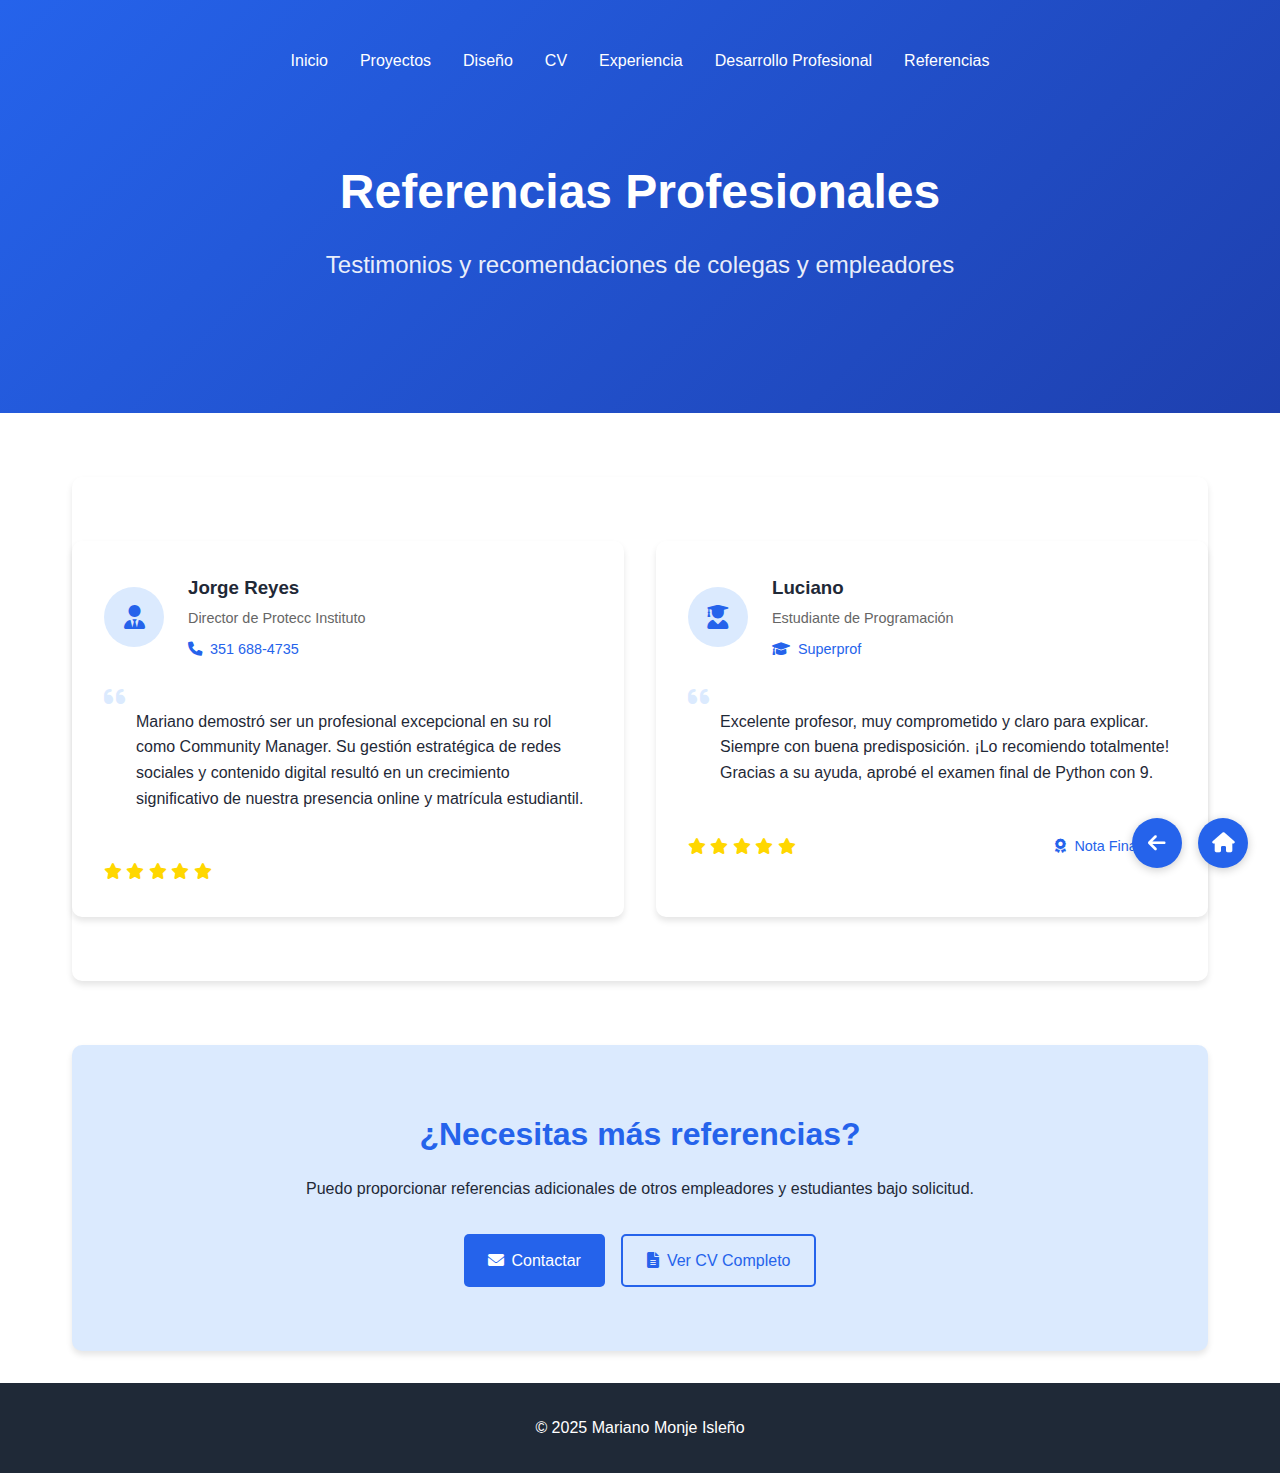
<file: Referencias.html>
<!DOCTYPE html>
<html lang="es">
<head>
    <meta charset="UTF-8">
    <meta name="viewport" content="width=device-width, initial-scale=1.0">
    <title>Referencias - Mariano Monje Isleño</title>
    <link rel="stylesheet" href="index.css">
    <link rel="stylesheet" href="https://cdnjs.cloudflare.com/ajax/libs/font-awesome/6.0.0/css/all.min.css">
</head>
<body>
    <header class="hero">
        <nav id="main-nav" class="container">
            <ul>
                <li><a href="index.html">Inicio</a></li>
                <li><a href="ProyectosProgramacion.html">Proyectos</a></li>
                <li><a href="DiseñoGrafico.html">Diseño</a></li>
                <li><a href="programador.html">CV</a></li>
                <li><a href="ExperienciaLaboral.html">Experiencia</a></li>
                <li><a href="CarrerasPlatzi.html">Desarrollo Profesional</a></li>
                <li><a href="Referencias.html">Referencias</a></li>
            </ul>
        </nav>

        <div class="hero-content container">
            <h1>Referencias Profesionales</h1>
            <p class="subtitle">Testimonios y recomendaciones de colegas y empleadores</p>
        </div>
    </header>

    <main class="container">
        <section class="section testimonials">
            <div class="testimonial-grid">
                <!-- Referencia Profesional -->
                <article class="testimonial-card">
                    <div class="testimonial-header">
                        <div class="testimonial-avatar">
                            <i class="fas fa-user-tie"></i>
                        </div>
                        <div class="testimonial-info">
                            <h3>Jorge Reyes</h3>
                            <p class="testimonial-position">Director de Protecc Instituto</p>
                            <div class="contact-info">
                                <i class="fas fa-phone"></i>
                                <span>351 688-4735</span>
                            </div>
                        </div>
                    </div>
                    <div class="testimonial-content">
                        <i class="fas fa-quote-left"></i>
                        <p>Mariano demostró ser un profesional excepcional en su rol como Community Manager. Su gestión estratégica de redes sociales y contenido digital resultó en un crecimiento significativo de nuestra presencia online y matrícula estudiantil.</p>
                    </div>
                    <div class="testimonial-footer">
                        <div class="rating">
                            <i class="fas fa-star"></i>
                            <i class="fas fa-star"></i>
                            <i class="fas fa-star"></i>
                            <i class="fas fa-star"></i>
                            <i class="fas fa-star"></i>
                        </div>
                    </div>
                </article>

                <!-- Referencia de Estudiante -->
                <article class="testimonial-card">
                    <div class="testimonial-header">
                        <div class="testimonial-avatar">
                            <i class="fas fa-user-graduate"></i>
                        </div>
                        <div class="testimonial-info">
                            <h3>Luciano</h3>
                            <p class="testimonial-position">Estudiante de Programación</p>
                            <div class="platform">
                                <i class="fas fa-graduation-cap"></i>
                                <span>Superprof</span>
                            </div>
                        </div>
                    </div>
                    <div class="testimonial-content">
                        <i class="fas fa-quote-left"></i>
                        <p>Excelente profesor, muy comprometido y claro para explicar. Siempre con buena predisposición. ¡Lo recomiendo totalmente! Gracias a su ayuda, aprobé el examen final de Python con 9.</p>
                    </div>
                    <div class="testimonial-footer">
                        <div class="rating">
                            <i class="fas fa-star"></i>
                            <i class="fas fa-star"></i>
                            <i class="fas fa-star"></i>
                            <i class="fas fa-star"></i>
                            <i class="fas fa-star"></i>
                        </div>
                        <div class="achievement">
                            <i class="fas fa-award"></i>
                            <span>Nota Final: 9/10</span>
                        </div>
                    </div>
                </article>
            </div>
        </section>

        <section class="section cta-section">
            <h2>¿Necesitas más referencias?</h2>
            <p>Puedo proporcionar referencias adicionales de otros empleadores y estudiantes bajo solicitud.</p>
            <div class="cta-buttons">
                <a href="mailto:ungranbum@gmail.com" class="btn-primary">
                    <i class="fas fa-envelope"></i>
                    Contactar
                </a>
                <a href="programador.html" class="btn-secondary">
                    <i class="fas fa-file-alt"></i>
                    Ver CV Completo
                </a>
            </div>
        </section>
    </main>

    <footer class="footer">
        <div class="container">
            <p>&copy; 2025 Mariano Monje Isleño</p>
        </div>
    </footer>

    <div class="nav-buttons">
        <a href="javascript:history.back()" class="nav-button" title="Página Anterior">
            <i class="fas fa-arrow-left"></i>
        </a>
        <a href="index.html" class="nav-button" title="Inicio">
            <i class="fas fa-home"></i>
        </a>
    </div>
</body>
</html>
</file>
<file: index.css>
:root {
    --primary-color: #2563eb;
    --secondary-color: #1e40af;
    --text-color: #1f2937;
    --bg-color: #ffffff;
    --accent-color: #dbeafe;
}

* {
    margin: 0;
    padding: 0;
    box-sizing: border-box;
}

body {
    font-family: 'DM Sans', sans-serif;
    line-height: 1.6;
    color: var(--text-color);
    background-color: var(--bg-color);
}

.container {
    max-width: 1200px;
    margin: 0 auto;
    padding: 0 2rem;
}

/* Header y Navegación */
.hero {
    background: linear-gradient(135deg, var(--primary-color), var(--secondary-color));
    color: white;
    padding: 2rem 0;
    margin-bottom: 4rem;
}

#main-nav {
    padding: 1rem 0;
}

#main-nav ul {
    display: flex;
    justify-content: center;
    gap: 2rem;
    list-style: none;
    flex-wrap: wrap;
}

#main-nav a {
    color: white;
    text-decoration: none;
    font-weight: 500;
    transition: color 0.3s ease;
}

#main-nav a:hover {
    color: var(--accent-color);
}

/* Botones de Navegación */
.nav-buttons {
    position: fixed;
    bottom: 2rem;
    right: 2rem;
    display: flex;
    gap: 1rem;
    z-index: 1000;
}

.nav-button {
    background: var(--primary-color);
    color: white;
    width: 50px;
    height: 50px;
    border-radius: 50%;
    display: flex;
    align-items: center;
    justify-content: center;
    text-decoration: none;
    box-shadow: 0 2px 10px rgba(0, 0, 0, 0.2);
    transition: all 0.3s ease;
}

.nav-button:hover {
    background: var(--secondary-color);
    transform: translateY(-3px);
    box-shadow: 0 4px 15px rgba(0, 0, 0, 0.3);
}

.nav-button i {
    font-size: 1.25rem;
}

@media (max-width: 768px) {
    .nav-buttons {
        bottom: 1rem;
        right: 1rem;
    }
}

.hero-content {
    text-align: center;
    padding: 4rem 0;
}

.hero-content h1 {
    font-size: 3rem;
    margin-bottom: 1rem;
    animation: fadeInUp 0.8s ease;
}

.subtitle {
    font-size: 1.5rem;
    opacity: 0.9;
    margin-bottom: 2rem;
    animation: fadeInUp 1s ease;
}

/* Secciones */
.section {
    margin-bottom: 4rem;
    padding: 2rem;
    background: white;
    border-radius: 10px;
    box-shadow: 0 4px 6px rgba(0, 0, 0, 0.1);
}

.section h2 {
    color: var(--primary-color);
    margin-bottom: 2rem;
    font-size: 2rem;
}

/* Habilidades */
.skills-grid {
    display: grid;
    grid-template-columns: repeat(auto-fit, minmax(250px, 1fr));
    gap: 2rem;
}

.skill-category {
    background: var(--accent-color);
    padding: 1.5rem;
    border-radius: 8px;
}

.skill-category h3 {
    margin-bottom: 1rem;
    color: var(--secondary-color);
}

.skill-category ul {
    list-style: none;
}

.skill-category li {
    margin-bottom: 0.5rem;
    padding-left: 1.5rem;
    position: relative;
}

.skill-category li::before {
    content: "•";
    color: var(--primary-color);
    position: absolute;
    left: 0;
}

/* Contacto */
.contact-info {
    display: grid;
    grid-template-columns: repeat(auto-fit, minmax(200px, 1fr));
    gap: 2rem;
}

.contact-item {
    display: flex;
    align-items: center;
    gap: 1rem;
}

.contact-item i {
    color: var(--primary-color);
    font-size: 1.5rem;
}

.contact-item a {
    color: var(--text-color);
    text-decoration: none;
    transition: color 0.3s ease;
}

.contact-item a:hover {
    color: var(--primary-color);
}

/* Social Links */
.social-links {
    display: flex;
    justify-content: center;
    gap: 1.5rem;
    margin-top: 2rem;
}

.social-links a {
    color: white;
    font-size: 1.5rem;
    transition: transform 0.3s ease;
}

.social-links a:hover {
    transform: translateY(-3px);
}

/* Footer */
footer {
    background: var(--text-color);
    color: white;
    padding: 2rem 0;
    text-align: center;
}

/* Animaciones */
@keyframes fadeInUp {
    from {
        opacity: 0;
        transform: translateY(20px);
    }
    to {
        opacity: 1;
        transform: translateY(0);
    }
}

/* Responsive */
@media (max-width: 768px) {
    .hero-content h1 {
        font-size: 2rem;
    }

    .subtitle {
        font-size: 1.2rem;
    }

    #main-nav ul {
        flex-direction: column;
        text-align: center;
    }

    .section {
        padding: 1.5rem;
    }
}

/* Proyectos */
.project-filters {
    display: flex;
    justify-content: center;
    gap: 1rem;
    margin-bottom: 2rem;
}

.filter-btn {
    padding: 0.5rem 1rem;
    border: 2px solid var(--primary-color);
    border-radius: 20px;
    background: transparent;
    color: var(--primary-color);
    cursor: pointer;
    transition: all 0.3s ease;
}

.filter-btn.active,
.filter-btn:hover {
    background: var(--primary-color);
    color: white;
}

.projects-grid {
    display: grid;
    grid-template-columns: repeat(auto-fit, minmax(300px, 1fr));
    gap: 2rem;
}

.project-card {
    background: white;
    border-radius: 10px;
    overflow: hidden;
    box-shadow: 0 4px 6px rgba(0, 0, 0, 0.1);
    transition: transform 0.3s ease;
}

.project-card:hover {
    transform: translateY(-5px);
}

.project-media {
    position: relative;
    padding-top: 56.25%; /* 16:9 Aspect Ratio */
}

.project-media video,
.project-media img {
    position: absolute;
    top: 0;
    left: 0;
    width: 100%;
    height: 100%;
    object-fit: cover;
    border-radius: 10px 10px 0 0;
    transition: transform 0.3s ease;
}

.project-media img {
    object-fit: contain;
    background-color: var(--accent-color);
    padding: 1rem;
}

.project-card:hover .project-media video,
.project-card:hover .project-media img {
    transform: scale(1.02);
}

.project-media::after {
    content: '';
    position: absolute;
    top: 0;
    left: 0;
    right: 0;
    bottom: 0;
    background: linear-gradient(to bottom, rgba(0,0,0,0.1), rgba(0,0,0,0));
    border-radius: 10px 10px 0 0;
    pointer-events: none;
}

.project-content {
    padding: 1.5rem;
}

.project-content h3 {
    color: var(--text-color);
    margin-bottom: 1rem;
    font-size: 1.25rem;
}

.project-description {
    color: #666;
    margin-bottom: 1rem;
    line-height: 1.6;
}

.project-tech {
    display: flex;
    flex-wrap: wrap;
    gap: 0.5rem;
    margin-bottom: 1.5rem;
}

.tech-tag {
    background: var(--accent-color);
    color: var(--primary-color);
    padding: 0.25rem 0.75rem;
    border-radius: 15px;
    font-size: 0.875rem;
}

.project-links {
    display: flex;
    gap: 1rem;
}

.btn-demo,
.btn-code {
    display: inline-flex;
    align-items: center;
    gap: 0.5rem;
    padding: 0.5rem 1rem;
    border-radius: 5px;
    text-decoration: none;
    transition: all 0.3s ease;
}

.btn-demo {
    background: var(--primary-color);
    color: white;
}

.btn-code {
    border: 1px solid var(--primary-color);
    color: var(--primary-color);
}

.btn-demo:hover,
.btn-code:hover {
    transform: translateY(-2px);
    box-shadow: 0 2px 4px rgba(0, 0, 0, 0.1);
}

@media (max-width: 768px) {
    .project-filters {
        flex-wrap: wrap;
    }

    .project-card {
        margin-bottom: 2rem;
    }
}

/* Diseño Gráfico */
.section-description {
    text-align: center;
    color: #666;
    margin-bottom: 2rem;
    font-size: 1.1rem;
}

.design-filters {
    display: flex;
    justify-content: center;
    gap: 1rem;
    margin-bottom: 2rem;
}

.design-grid {
    display: grid;
    grid-template-columns: repeat(auto-fit, minmax(280px, 1fr));
    gap: 2rem;
}

.design-card {
    position: relative;
    border-radius: 10px;
    overflow: hidden;
    box-shadow: 0 4px 6px rgba(0, 0, 0, 0.1);
    transition: transform 0.3s ease;
}

.design-card:hover {
    transform: translateY(-5px);
}

.design-image {
    position: relative;
    overflow: hidden;
}

.design-image img {
    width: 100%;
    height: 300px;
    object-fit: cover;
    transition: transform 0.3s ease;
}

.design-card:hover .design-image img {
    transform: scale(1.1);
}

.design-overlay {
    position: absolute;
    bottom: 0;
    left: 0;
    right: 0;
    background: linear-gradient(to top, rgba(0,0,0,0.8), transparent);
    padding: 1.5rem;
    color: white;
    transform: translateY(100%);
    transition: transform 0.3s ease;
}

.design-card:hover .design-overlay {
    transform: translateY(0);
}

.design-overlay h3 {
    font-size: 1.25rem;
    margin-bottom: 0.5rem;
    color: white;
}

.design-overlay p {
    font-size: 0.9rem;
    opacity: 0.9;
}

@media (max-width: 768px) {
    .design-grid {
        grid-template-columns: repeat(auto-fit, minmax(250px, 1fr));
    }

    .design-image img {
        height: 250px;
    }
}

/* Timeline Section */
.timeline-section {
    padding: 3rem 0;
}

.timeline {
    position: relative;
    max-width: 1000px;
    margin: 0 auto;
    padding: 2rem 0;
}

.timeline::before {
    content: '';
    position: absolute;
    width: 2px;
    height: 100%;
    background: var(--primary-color);
    left: 50%;
    transform: translateX(-50%);
    top: 0;
}

.timeline-item {
    position: relative;
    margin-bottom: 4rem;
}

.timeline-dot {
    position: absolute;
    left: 50%;
    transform: translateX(-50%);
    width: 40px;
    height: 40px;
    background: var(--primary-color);
    border-radius: 50%;
    display: flex;
    align-items: center;
    justify-content: center;
    color: white;
    z-index: 2;
}

.timeline-content {
    position: relative;
    width: calc(50% - 50px);
    padding: 2rem;
    background: white;
    border-radius: 10px;
    box-shadow: 0 4px 6px rgba(0, 0, 0, 0.1);
}

.timeline-item:nth-child(odd) .timeline-content {
    left: calc(50% + 50px);
}

.timeline-item:nth-child(even) .timeline-content {
    left: 0;
}

.timeline-header {
    margin-bottom: 1.5rem;
}

.timeline-header h3 {
    color: var(--primary-color);
    margin-bottom: 0.5rem;
    font-size: 1.5rem;
}

.timeline-date {
    color: #666;
    font-size: 0.9rem;
}

.timeline-description {
    color: var(--text-color);
}

.achievements {
    margin: 1.5rem 0;
    padding: 1rem;
    background: var(--accent-color);
    border-radius: 8px;
}

.achievements h5 {
    color: var(--primary-color);
    margin-bottom: 1rem;
    display: flex;
    align-items: center;
    gap: 0.5rem;
}

.achievements ul {
    list-style: none;
    padding-left: 1.5rem;
}

.achievements li {
    margin-bottom: 0.5rem;
    position: relative;
}

.achievements li::before {
    content: "✓";
    color: var(--primary-color);
    position: absolute;
    left: -1.5rem;
}

.skills-used {
    display: flex;
    flex-wrap: wrap;
    gap: 0.5rem;
    margin-top: 1rem;
}

.skill-tag {
    background: var(--accent-color);
    color: var(--primary-color);
    padding: 0.25rem 0.75rem;
    border-radius: 15px;
    font-size: 0.875rem;
}

/* Skills Overview */
.skills-overview {
    background: white;
    padding: 3rem 0;
}

.skills-grid {
    display: grid;
    grid-template-columns: repeat(auto-fit, minmax(250px, 1fr));
    gap: 2rem;
    margin-top: 2rem;
}

.skill-category {
    text-align: center;
    padding: 2rem;
    background: var(--accent-color);
    border-radius: 10px;
    transition: transform 0.3s ease;
}

.skill-category:hover {
    transform: translateY(-5px);
}

.skill-category i {
    font-size: 2.5rem;
    color: var(--primary-color);
    margin-bottom: 1rem;
}

.skill-category h3 {
    color: var(--primary-color);
    margin-bottom: 1rem;
}

.skill-category ul {
    list-style: none;
    padding: 0;
}

.skill-category li {
    margin-bottom: 0.5rem;
    color: var(--text-color);
}

@media (max-width: 768px) {
    .timeline::before {
        left: 30px;
    }

    .timeline-dot {
        left: 30px;
    }

    .timeline-content {
        width: calc(100% - 80px);
        left: 80px !important;
    }

    .timeline-item {
        margin-bottom: 3rem;
    }
}

/* Testimonials */
.testimonials {
    padding: 4rem 0;
}

.testimonial-grid {
    display: grid;
    grid-template-columns: repeat(auto-fit, minmax(300px, 1fr));
    gap: 2rem;
}

.testimonial-card {
    background: white;
    border-radius: 10px;
    padding: 2rem;
    box-shadow: 0 4px 6px rgba(0, 0, 0, 0.1);
    transition: transform 0.3s ease;
}

.testimonial-card:hover {
    transform: translateY(-5px);
}

.testimonial-header {
    display: flex;
    align-items: center;
    gap: 1.5rem;
    margin-bottom: 1.5rem;
}

.testimonial-avatar {
    width: 60px;
    height: 60px;
    background: var(--accent-color);
    border-radius: 50%;
    display: flex;
    align-items: center;
    justify-content: center;
}

.testimonial-avatar i {
    font-size: 1.5rem;
    color: var(--primary-color);
}

.testimonial-info h3 {
    color: var(--text-color);
    margin-bottom: 0.25rem;
}

.testimonial-position {
    color: #666;
    font-size: 0.9rem;
    margin-bottom: 0.5rem;
}

.contact-info,
.platform {
    display: flex;
    align-items: center;
    gap: 0.5rem;
    color: var(--primary-color);
    font-size: 0.9rem;
}

.testimonial-content {
    position: relative;
    padding: 1.5rem 0;
}

.testimonial-content i {
    color: var(--accent-color);
    font-size: 1.5rem;
    position: absolute;
    top: 0;
    left: 0;
}

.testimonial-content p {
    padding-left: 2rem;
    color: var(--text-color);
    line-height: 1.6;
}

.testimonial-footer {
    margin-top: 1.5rem;
    display: flex;
    justify-content: space-between;
    align-items: center;
}

.rating {
    color: #ffd700;
}

.achievement {
    display: flex;
    align-items: center;
    gap: 0.5rem;
    color: var(--primary-color);
    font-size: 0.9rem;
}

/* CTA Section */
.cta-section {
    text-align: center;
    padding: 4rem 0;
    background: var(--accent-color);
    border-radius: 10px;
    margin: 2rem 0;
}

.cta-section h2 {
    color: var(--primary-color);
    margin-bottom: 1rem;
}

.cta-section p {
    color: var(--text-color);
    margin-bottom: 2rem;
}

.cta-buttons {
    display: flex;
    justify-content: center;
    gap: 1rem;
}

.btn-primary,
.btn-secondary {
    display: inline-flex;
    align-items: center;
    gap: 0.5rem;
    padding: 0.75rem 1.5rem;
    border-radius: 5px;
    text-decoration: none;
    transition: all 0.3s ease;
}

.btn-primary {
    background: var(--primary-color);
    color: white;
}

.btn-secondary {
    border: 2px solid var(--primary-color);
    color: var(--primary-color);
}

.btn-primary:hover,
.btn-secondary:hover {
    transform: translateY(-2px);
    box-shadow: 0 2px 4px rgba(0, 0, 0, 0.1);
}

@media (max-width: 768px) {
    .testimonial-grid {
        grid-template-columns: 1fr;
    }

    .cta-buttons {
        flex-direction: column;
    }

    .btn-primary,
    .btn-secondary {
        width: 100%;
        justify-content: center;
    }
}

/* Desarrollo Profesional Actual */
.formacion-grid {
    display: grid;
    grid-template-columns: repeat(auto-fit, minmax(300px, 1fr));
    gap: 2rem;
    margin-top: 1.5rem;
}

.formacion-item {
    background: var(--accent-color);
    padding: 1.5rem;
    border-radius: 10px;
    transition: transform 0.3s ease;
}

.formacion-item:hover {
    transform: translateY(-5px);
}

.formacion-item h3 {
    color: var(--primary-color);
    margin-bottom: 1rem;
    font-size: 1.25rem;
    text-align: center;
}

.curso-list {
    list-style: none;
    padding: 0;
}

.curso-list li {
    display: flex;
    justify-content: space-between;
    align-items: center;
    padding: 0.75rem 0;
    border-bottom: 1px solid rgba(0,0,0,0.1);
}

.curso-list li:last-child {
    border-bottom: none;
}

.curso-titulo {
    color: var(--text-color);
    font-weight: 500;
}

.curso-detalle {
    color: var(--primary-color);
    font-size: 0.9rem;
    font-weight: 500;
    background: white;
    padding: 0.25rem 0.75rem;
    border-radius: 15px;
}

@media (max-width: 768px) {
    .formacion-grid {
        grid-template-columns: 1fr;
    }
}

/* Platzi Info Section */
.platzi-info {
    text-align: center;
    padding: 2rem;
    background: var(--accent-color);
    border-radius: 10px;
    margin-bottom: 2rem;
}

.platzi-description {
    max-width: 800px;
    margin: 0 auto;
}

.platzi-description i {
    font-size: 3rem;
    color: var(--primary-color);
    margin-bottom: 1.5rem;
}

.platzi-description p {
    font-size: 1.1rem;
    line-height: 1.8;
    color: var(--text-color);
}

/* Areas Grid */
.areas-grid {
    display: grid;
    grid-template-columns: repeat(auto-fit, minmax(300px, 1fr));
    gap: 2rem;
    margin-top: 2rem;
}

.area-card {
    background: white;
    padding: 2rem;
    border-radius: 10px;
    box-shadow: 0 4px 6px rgba(0, 0, 0, 0.1);
    text-align: center;
    transition: transform 0.3s ease;
}

.area-card:hover {
    transform: translateY(-5px);
}

.area-card i {
    font-size: 2.5rem;
    color: var(--primary-color);
    margin-bottom: 1rem;
}

.area-card h3 {
    color: var(--text-color);
    margin-bottom: 1rem;
    font-size: 1.25rem;
}

.area-card ul {
    list-style: none;
    padding: 0;
    text-align: left;
}

.area-card li {
    margin-bottom: 0.5rem;
    padding-left: 1.5rem;
    position: relative;
}

.area-card li::before {
    content: "•";
    color: var(--primary-color);
    position: absolute;
    left: 0;
}

/* Carreras Grid */
.carreras-grid {
    display: grid;
    grid-template-columns: repeat(auto-fit, minmax(280px, 1fr));
    gap: 2rem;
    margin-top: 2rem;
}

.carrera-category {
    background: var(--accent-color);
    padding: 2rem;
    border-radius: 10px;
    transition: transform 0.3s ease;
}

.carrera-category:hover {
    transform: translateY(-5px);
}

.carrera-category h3 {
    color: var(--primary-color);
    margin-bottom: 1.5rem;
    font-size: 1.25rem;
    display: flex;
    align-items: center;
    gap: 0.5rem;
}

.carrera-category h3 i {
    font-size: 1.5rem;
}

.carrera-category ul {
    list-style: none;
    padding: 0;
}

.carrera-category li {
    margin-bottom: 0.75rem;
    padding-left: 1.5rem;
    position: relative;
    color: var(--text-color);
}

.carrera-category li::before {
    content: "✓";
    color: var(--primary-color);
    position: absolute;
    left: 0;
}

@media (max-width: 768px) {
    .areas-grid,
    .carreras-grid {
        grid-template-columns: 1fr;
    }

    .platzi-description p {
        font-size: 1rem;
    }
}

/* Media Queries Responsive */
@media (max-width: 1200px) {
    .container {
        padding: 0 1.5rem;
    }
    
    .projects-grid,
    .design-grid {
        grid-template-columns: repeat(2, 1fr);
    }
}

@media (max-width: 992px) {
    .hero-content h1 {
        font-size: 2.5rem;
    }
    
    .subtitle {
        font-size: 1.3rem;
    }
    
    .section {
        padding: 1.5rem;
    }
    
    .timeline-content {
        width: calc(50% - 30px);
    }
    
    .timeline-item:nth-child(odd) .timeline-content {
        left: calc(50% + 30px);
    }
}

@media (max-width: 768px) {
    #main-nav ul {
        flex-direction: column;
        text-align: center;
        gap: 1rem;
    }
    
    .hero-content h1 {
        font-size: 2rem;
    }
    
    .subtitle {
        font-size: 1.2rem;
    }
    
    .projects-grid,
    .design-grid {
        grid-template-columns: 1fr;
    }
    
    .timeline::before {
        left: 30px;
    }
    
    .timeline-dot {
        left: 30px;
    }
    
    .timeline-content {
        width: calc(100% - 80px);
        left: 80px !important;
    }
    
    .testimonial-grid {
        grid-template-columns: 1fr;
    }
    
    .cta-buttons {
        flex-direction: column;
    }
    
    .btn-primary,
    .btn-secondary {
        width: 100%;
        justify-content: center;
    }
}

@media (max-width: 576px) {
    .hero-content h1 {
        font-size: 1.8rem;
    }
    
    .subtitle {
        font-size: 1.1rem;
    }
    
    .section h2 {
        font-size: 1.5rem;
    }
    
    .project-filters,
    .design-filters {
        flex-wrap: wrap;
        gap: 0.5rem;
    }
    
    .filter-btn {
        padding: 0.4rem 0.8rem;
        font-size: 0.9rem;
    }
    
    .project-content,
    .design-overlay {
        padding: 1rem;
    }
    
    .project-content h3,
    .design-overlay h3 {
        font-size: 1.1rem;
    }
    
    .project-description,
    .design-overlay p {
        font-size: 0.9rem;
    }
    
    .tech-tag,
    .skill-tag {
        font-size: 0.8rem;
        padding: 0.2rem 0.6rem;
    }
    
    .btn-demo,
    .btn-code {
        padding: 0.4rem 0.8rem;
        font-size: 0.9rem;
    }
    
    .contact-info {
        grid-template-columns: 1fr;
        text-align: center;
    }
    
    .contact-item {
        justify-content: center;
    }
    
    .social-links {
        gap: 1rem;
    }
    
    .social-links a {
        font-size: 1.3rem;
    }
    
    .nav-buttons {
        bottom: 1rem;
        right: 1rem;
    }
    
    .nav-button {
        width: 40px;
        height: 40px;
    }
    
    .nav-button i {
        font-size: 1rem;
    }
}

/* Orientación Landscape en móviles */
@media (max-height: 500px) and (orientation: landscape) {
    .hero {
        padding: 1rem 0;
    }
    
    .hero-content {
        padding: 2rem 0;
    }
    
    .hero-content h1 {
        font-size: 1.8rem;
        margin-bottom: 0.5rem;
    }
    
    .subtitle {
        font-size: 1.1rem;
        margin-bottom: 1rem;
    }
    
    .section {
        margin-bottom: 2rem;
        padding: 1rem;
    }
    
    .nav-buttons {
        bottom: 0.5rem;
    }
}

/* Soporte para pantallas de alta densidad */
@media (-webkit-min-device-pixel-ratio: 2), (min-resolution: 192dpi) {
    .project-media img,
    .design-image img {
        image-rendering: -webkit-optimize-contrast;
    }
}

/* Modo oscuro */
@media (prefers-color-scheme: dark) {
    :root {
        --bg-color: #1a1a1a;
        --text-color: #ffffff;
        --accent-color: #2d3748;
    }
    
    .section,
    .project-card,
    .testimonial-card,
    .area-card {
        background: #2d2d2d;
    }
    
    .project-description,
    .design-overlay p {
        color: #cccccc;
    }
    
    .contact-item a {
        color: #ffffff;
    }
}
</file>
